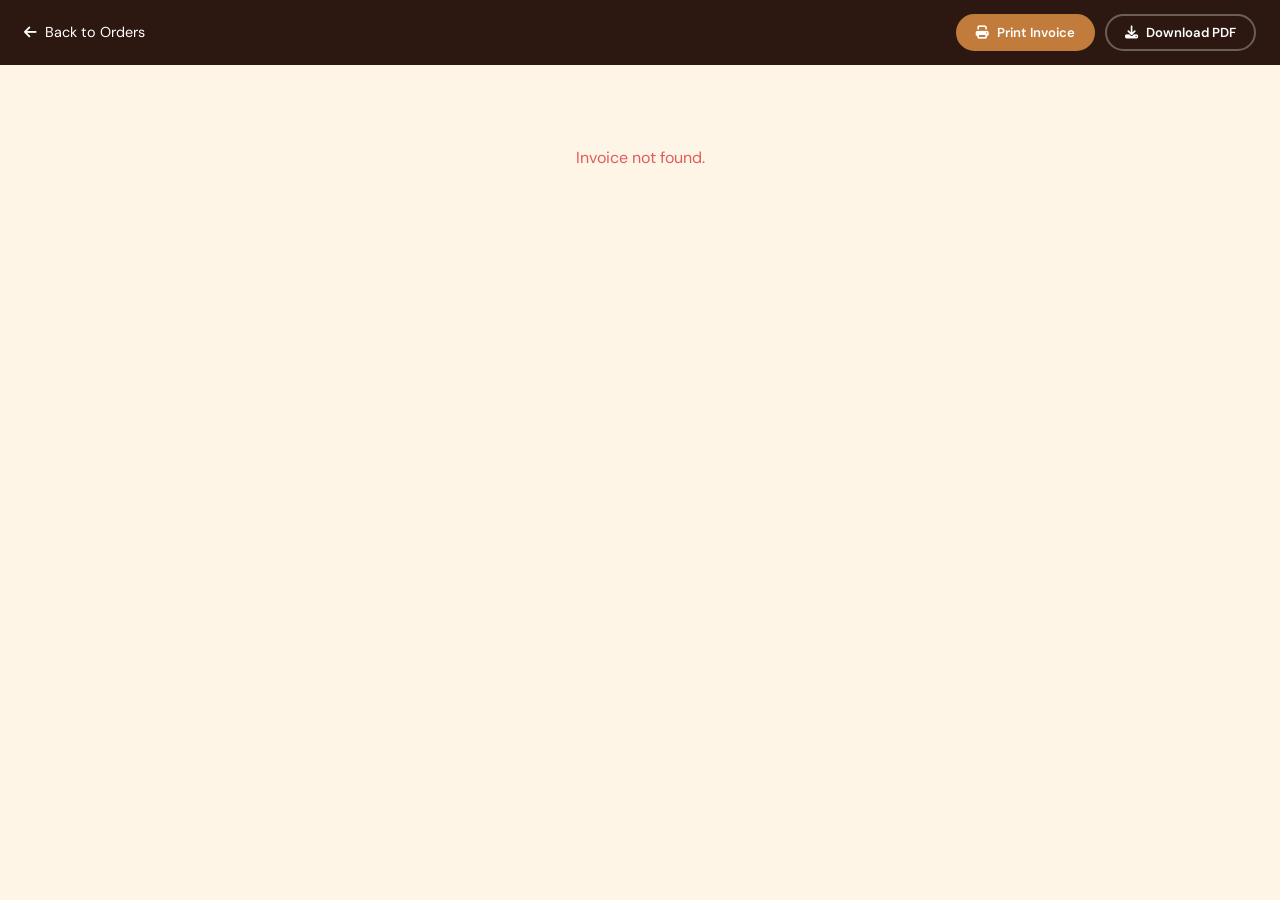
<file: invoice.html>
<!DOCTYPE html>
<html lang="en">
<head>
  <meta charset="UTF-8">
  <meta name="viewport" content="width=device-width, initial-scale=1.0">
  <title>Invoice – NatHerb</title>
  <link rel="stylesheet" href="css/style.css">
  <link rel="stylesheet" href="https://cdn.jsdelivr.net/npm/@fortawesome/fontawesome-free@6.4.0/css/all.min.css">
  <style>
    @media print {
      .no-print { display:none!important; }
      .invoice-wrapper { max-width:100%; box-shadow:none; border:none; }
      body { background:white; }
    }
    .invoice-wrapper { max-width:800px; margin:40px auto; background:white; box-shadow:var(--shadow-lg); border-radius:var(--radius-lg); overflow:hidden; }
    .invoice-header { background:linear-gradient(135deg,var(--primary-dark) 0%,#6B3A1C 100%); color:white; padding:36px 40px; display:flex; justify-content:space-between; align-items:flex-start; }
    .invoice-logo { font-family:var(--font-heading); font-size:2rem; font-weight:700; }
    .invoice-logo span { color:var(--green-light); }
    .invoice-logo p { font-size:.75rem; opacity:.8; margin-top:4px; }
    .invoice-meta { text-align:right; }
    .invoice-meta .inv-number { font-size:1.2rem; font-weight:700; margin-bottom:4px; }
    .invoice-meta p { font-size:.82rem; opacity:.8; }
    .invoice-body { padding:36px 40px; }
    .invoice-parties { display:grid; grid-template-columns:1fr 1fr; gap:30px; margin-bottom:30px; }
    .invoice-party h4 { font-size:.8rem; text-transform:uppercase; letter-spacing:1px; color:var(--text-light); margin-bottom:8px; }
    .invoice-party p { font-size:.9rem; line-height:1.7; color:var(--text-medium); }
    .invoice-party .name { font-weight:700; color:var(--text-dark); font-size:.95rem; }
    table { width:100%; border-collapse:collapse; margin-bottom:20px; }
    thead tr { background:var(--bg-cream); }
    th { padding:12px 14px; text-align:left; font-size:.8rem; text-transform:uppercase; letter-spacing:.5px; color:var(--text-light); font-weight:600; }
    td { padding:12px 14px; border-bottom:1px solid var(--border-light); font-size:.9rem; vertical-align:middle; }
    tbody tr:last-child td { border-bottom:none; }
    .total-section { margin-left:auto; max-width:280px; }
    .total-row { display:flex; justify-content:space-between; padding:6px 0; font-size:.9rem; }
    .total-row.grand { font-size:1.05rem; font-weight:700; border-top:2px solid var(--border); padding-top:10px; margin-top:4px; color:var(--primary); }
    .invoice-footer { background:var(--bg-cream); padding:20px 40px; display:flex; justify-content:space-between; align-items:center; font-size:.8rem; color:var(--text-light); border-top:1px solid var(--border-light); }
    .invoice-stamp { width:80px;height:80px;border-radius:50%;border:3px solid var(--green);display:flex;align-items:center;justify-content:center;font-size:.7rem;font-weight:700;color:var(--green);text-align:center;line-height:1.3;transform:rotate(-15deg); }
    @media(max-width:600px){.invoice-header{flex-direction:column;gap:16px}.invoice-meta{text-align:left}.invoice-parties{grid-template-columns:1fr}.invoice-body,.invoice-header{padding:24px}}
  </style>
</head>
<body style="background:var(--bg-cream)">

<!-- Print Controls -->
<div class="no-print" style="background:var(--text-dark);padding:14px 24px;display:flex;align-items:center;justify-content:space-between">
  <a href="orders.html" style="color:white;display:flex;align-items:center;gap:8px;font-size:.9rem"><i class="fas fa-arrow-left"></i> Back to Orders</a>
  <div style="display:flex;gap:10px">
    <button onclick="window.print()" class="btn btn-primary btn-sm"><i class="fas fa-print"></i> Print Invoice</button>
    <button onclick="downloadPDF()" class="btn btn-outline-dark btn-sm" style="border-color:rgba(255,255,255,.3);color:white"><i class="fas fa-download"></i> Download PDF</button>
  </div>
</div>

<!-- Loading -->
<div id="invoice-loading" style="text-align:center;padding:80px">
  <div class="loading-spinner"></div>
  <p style="color:var(--text-light);margin-top:16px">Generating invoice...</p>
</div>

<!-- Invoice -->
<div class="invoice-wrapper" id="invoice-content" style="display:none">
  <!-- Header -->
  <div class="invoice-header">
    <div>
      <div class="invoice-logo">Nat<span>Herb</span></div>
      <p style="font-size:.78rem;opacity:.8;margin-top:6px;max-width:240px">Fresh Ayurvedic Beauty & Wellness<br>Plot 12, Wellness Park, Gurugram, Haryana 122001<br>GSTIN: 06AABCN1234F1ZP | support@natherb.com</p>
    </div>
    <div class="invoice-meta">
      <div class="inv-number">TAX INVOICE</div>
      <div id="inv-number" style="font-size:1rem;font-weight:600;opacity:.9"></div>
      <p id="inv-date"></p>
      <p id="inv-payment-status" style="margin-top:8px;font-size:.85rem;background:rgba(255,255,255,.15);padding:3px 10px;border-radius:20px;display:inline-block"></p>
    </div>
  </div>

  <!-- Body -->
  <div class="invoice-body">
    <div class="invoice-parties">
      <div class="invoice-party">
        <h4>Bill To</h4>
        <p id="inv-customer-name" class="name"></p>
        <p id="inv-customer-details"></p>
      </div>
      <div class="invoice-party" style="text-align:right">
        <h4>Ship To</h4>
        <p id="inv-ship-to"></p>
      </div>
    </div>

    <!-- Items Table -->
    <table id="inv-items-table">
      <thead>
        <tr>
          <th>#</th>
          <th>Product</th>
          <th>Unit Price</th>
          <th style="text-align:center">Qty</th>
          <th>Tax (18%)</th>
          <th style="text-align:right">Total</th>
        </tr>
      </thead>
      <tbody id="inv-items-body">
        <!-- Items rendered -->
      </tbody>
    </table>

    <!-- Totals -->
    <div style="display:flex;justify-content:space-between;align-items:flex-end;flex-wrap:wrap;gap:20px">
      <div id="inv-stamp">
        <div class="invoice-stamp">PAID</div>
      </div>
      <div class="total-section">
        <div class="total-row"><span>Subtotal</span><span id="inv-subtotal">₹0</span></div>
        <div class="total-row" style="color:var(--green)"><span>Discount</span><span id="inv-discount">₹0</span></div>
        <div class="total-row"><span>Shipping</span><span id="inv-shipping">₹0</span></div>
        <div class="total-row"><span>GST (18%)</span><span id="inv-gst">₹0</span></div>
        <div class="total-row grand"><span>Total Amount</span><span id="inv-total">₹0</span></div>
      </div>
    </div>

    <!-- Notes -->
    <div style="margin-top:24px;padding:16px;background:var(--bg-cream);border-radius:var(--radius-sm);border-left:3px solid var(--primary)">
      <p style="font-size:.82rem;color:var(--text-medium)"><strong>Terms & Conditions:</strong> This is an electronically generated invoice. All disputes subject to Haryana jurisdiction. Returns accepted within 7 days of delivery. For queries, contact support@natherb.com or call 1800-XXX-XXXX.</p>
    </div>
  </div>

  <!-- Footer -->
  <div class="invoice-footer">
    <div>
      <p style="font-weight:600;color:var(--text-dark);margin-bottom:4px">Thank you for shopping with NatHerb! 🌿</p>
      <p>Fresh Ayurvedic beauty — zero chemicals, made daily.</p>
    </div>
    <div style="display:flex;gap:12px">
      <span class="payment-icon" style="background:rgba(44,24,16,.08);color:var(--text-medium)">UPI</span>
      <span class="payment-icon" style="background:rgba(44,24,16,.08);color:var(--text-medium)">Cards</span>
      <span class="payment-icon" style="background:rgba(44,24,16,.08);color:var(--text-medium)">COD</span>
    </div>
  </div>
</div>

<div style="height:40px"></div>
<div class="toast-container" id="toast-container"></div>

<script src="js/utils.js"></script>
<script>
async function loadInvoice() {
  const params = new URLSearchParams(window.location.search);
  const orderId = params.get('id');
  const orderNum = params.get('order');
  try {
    let order = null;
    if (orderId) {
      order = await fetch(`tables/orders/${orderId}`).then(r => r.json());
    } else if (orderNum) {
      const res = await apiGet('orders', { search: orderNum, limit: 5 });
      order = res.data?.find(o => o.order_number === orderNum) || res.data?.[0];
    }
    if (!order) { document.getElementById('invoice-loading').innerHTML = '<p style="color:var(--red);font-size:1rem">Invoice not found.</p>'; return; }
    document.getElementById('invoice-loading').style.display = 'none';
    document.getElementById('invoice-content').style.display = 'block';
    document.title = 'Invoice #' + order.order_number + ' – NatHerb';

    // Header
    document.getElementById('inv-number').textContent = '#' + order.order_number;
    document.getElementById('inv-date').textContent = 'Date: ' + (order.created_at ? formatDate(order.created_at) : new Date().toLocaleDateString('en-IN'));
    const pStatus = order.payment_status || 'paid';
    document.getElementById('inv-payment-status').textContent = '✓ ' + pStatus.toUpperCase();
    document.getElementById('inv-payment-status').style.color = pStatus === 'paid' ? '#7FDF7F' : '#FFB347';
    if (pStatus !== 'paid') { document.getElementById('inv-stamp').innerHTML = '<div class="invoice-stamp" style="border-color:var(--red);color:var(--red)">PENDING</div>'; }

    // Customer
    document.getElementById('inv-customer-name').textContent = order.user_name || '';
    document.getElementById('inv-customer-details').innerHTML = (order.user_email||'') + '<br>' + (order.user_phone||'');

    let addr = {};
    try { addr = typeof order.shipping_address === 'string' ? JSON.parse(order.shipping_address) : (order.shipping_address || {}); } catch {}
    document.getElementById('inv-ship-to').innerHTML = (order.user_name||'') + '<br>' + (addr.addr1||'') + (addr.addr2?', '+addr.addr2:'') + '<br>' + (addr.city||'') + (addr.state?', '+addr.state:'') + (addr.pincode?' – '+addr.pincode:'') + '<br>India';

    // Items
    let items = [];
    try { items = typeof order.items === 'string' ? JSON.parse(order.items) : (order.items || []); } catch {}
    const subtotal = order.subtotal || 0;
    const gstRate = 0.18;
    document.getElementById('inv-items-body').innerHTML = items.map((item, idx) => {
      const taxableAmt = item.price / (1 + gstRate);
      const tax = item.price - taxableAmt;
      return `
        <tr>
          <td>${idx+1}</td>
          <td>
            <div style="font-weight:600">${item.name}</div>
            <div style="font-size:.75rem;color:var(--text-light)">Natural Ayurvedic Product</div>
          </td>
          <td>${formatPrice(taxableAmt.toFixed(0))}</td>
          <td style="text-align:center">${item.qty}</td>
          <td style="color:var(--text-light)">${formatPrice((tax*item.qty).toFixed(0))}</td>
          <td style="text-align:right;font-weight:600">${formatPrice(item.price*item.qty)}</td>
        </tr>`;
    }).join('');

    // Totals
    const disc = order.discount || 0;
    const ship = order.shipping || 0;
    const total = order.total || 0;
    const gstTotal = Math.round(subtotal * gstRate / (1 + gstRate));
    document.getElementById('inv-subtotal').textContent = formatPrice(subtotal);
    document.getElementById('inv-discount').textContent = disc > 0 ? '-' + formatPrice(disc) : '₹0';
    document.getElementById('inv-shipping').textContent = ship === 0 ? 'FREE' : formatPrice(ship);
    document.getElementById('inv-gst').textContent = 'Incl. ' + formatPrice(gstTotal);
    document.getElementById('inv-total').textContent = formatPrice(total);
  } catch(e) {
    document.getElementById('invoice-loading').innerHTML = '<p style="color:var(--red);font-size:1rem;text-align:center;padding:40px">Error generating invoice. Please try again.</p>';
  }
}

function downloadPDF() {
  showToast('Preparing PDF download...','info');
  setTimeout(() => { window.print(); }, 300);
}

loadInvoice();
</script>
</body>
</html>
</file>
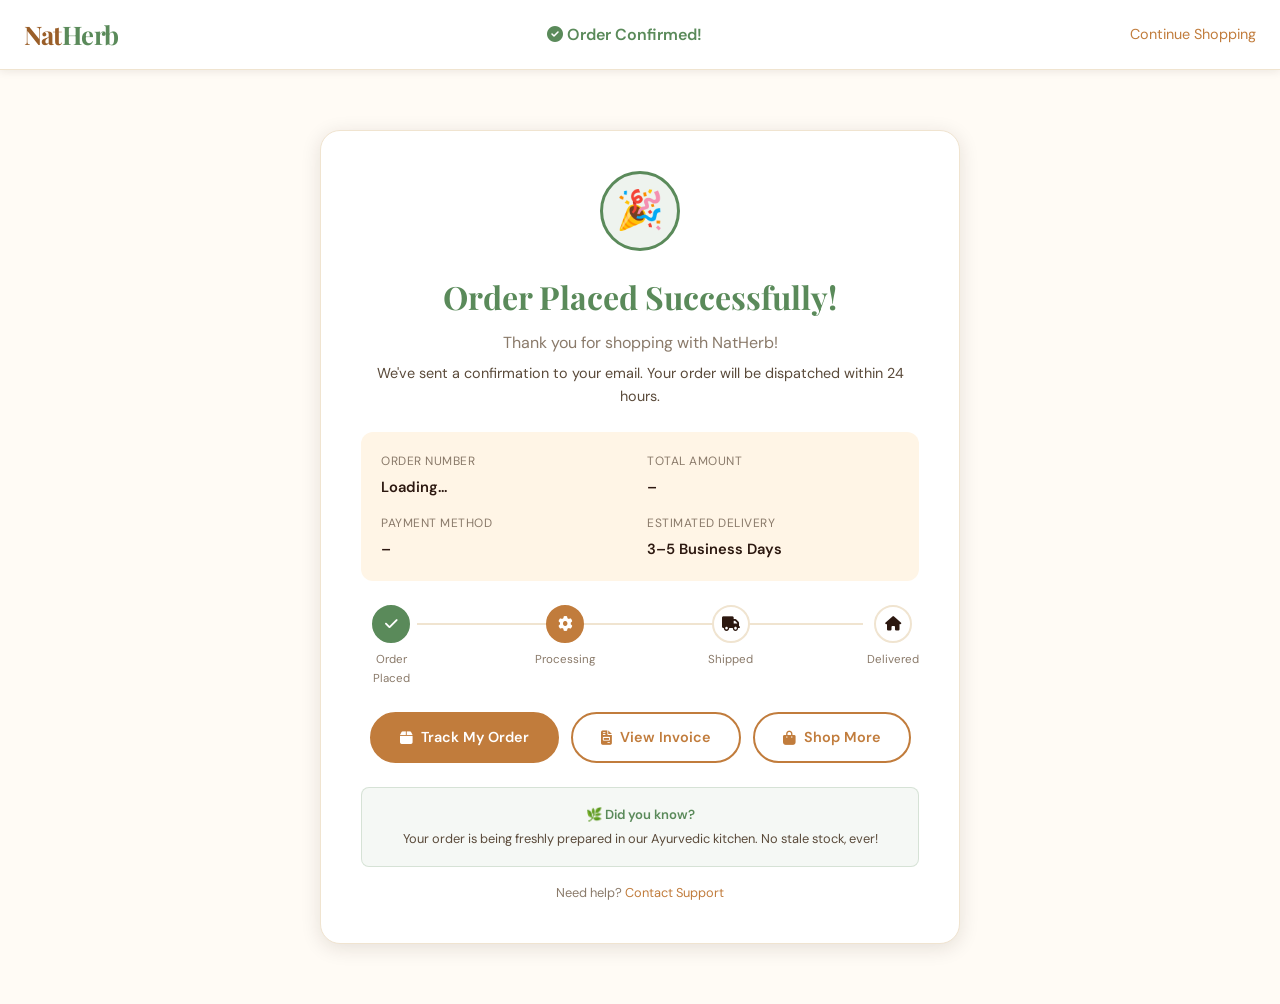
<file: order-confirmation.html>
<!DOCTYPE html>
<html lang="en">
<head>
  <meta charset="UTF-8">
  <meta name="viewport" content="width=device-width, initial-scale=1.0">
  <title>Order Confirmed – NatHerb</title>
  <link rel="stylesheet" href="css/style.css">
  <link rel="stylesheet" href="https://cdn.jsdelivr.net/npm/@fortawesome/fontawesome-free@6.4.0/css/all.min.css">
  <style>
    .confirmation-page { min-height:80vh; display:flex; align-items:center; justify-content:center; padding:60px 20px; }
    .confirmation-card { background:var(--white); border:1px solid var(--border-light); border-radius:var(--radius-lg); padding:40px; max-width:640px; width:100%; text-align:center; box-shadow:var(--shadow-md); }
    .success-icon { width:80px;height:80px;background:rgba(90,138,90,.1);border-radius:50%;display:flex;align-items:center;justify-content:center;font-size:2.4rem;margin:0 auto 20px;border:3px solid var(--green); }
    .order-details-grid { display:grid;grid-template-columns:1fr 1fr;gap:14px;text-align:left;margin:24px 0;background:var(--bg-cream);border-radius:var(--radius);padding:20px; }
    .order-detail-item label { font-size:.75rem;color:var(--text-light);text-transform:uppercase;letter-spacing:.5px;display:block;margin-bottom:3px; }
    .order-detail-item span { font-size:.92rem;font-weight:600;color:var(--text-dark); }
    .timeline-simple { display:flex;justify-content:space-between;margin:24px 0;position:relative; }
    .timeline-simple::before { content:'';position:absolute;top:18px;left:10%;right:10%;height:2px;background:var(--border-light); }
    .tl-step { display:flex;flex-direction:column;align-items:center;gap:8px;z-index:1; }
    .tl-dot { width:38px;height:38px;border-radius:50%;display:flex;align-items:center;justify-content:center;font-size:.9rem;border:2px solid var(--border-light);background:var(--white); }
    .tl-dot.done { background:var(--green);border-color:var(--green);color:white; }
    .tl-dot.active { background:var(--primary);border-color:var(--primary);color:white; }
    .tl-label { font-size:.72rem;color:var(--text-light);text-align:center;max-width:60px; }
    @media(max-width:600px){.order-details-grid{grid-template-columns:1fr}}
  </style>
</head>
<body>
<header class="site-header">
  <div class="header-inner">
    <a href="index.html" class="logo"><div><div class="logo-text">Nat<span>Herb</span></div></div></a>
    <div style="flex:1;text-align:center;color:var(--green);font-weight:600"><i class="fas fa-check-circle"></i> Order Confirmed!</div>
    <a href="shop.html" style="font-size:.9rem;color:var(--primary)">Continue Shopping</a>
  </div>
</header>

<div class="confirmation-page">
  <div class="confirmation-card">
    <div class="success-icon">🎉</div>
    <h1 style="font-family:var(--font-heading);font-size:2rem;color:var(--green);margin-bottom:8px">Order Placed Successfully!</h1>
    <p style="color:var(--text-light);margin-bottom:6px">Thank you for shopping with NatHerb!</p>
    <p style="font-size:.9rem;color:var(--text-medium)">We've sent a confirmation to your email. Your order will be dispatched within 24 hours.</p>

    <div class="order-details-grid" id="order-details">
      <div class="order-detail-item"><label>Order Number</label><span id="conf-order-num">Loading...</span></div>
      <div class="order-detail-item"><label>Total Amount</label><span id="conf-total">–</span></div>
      <div class="order-detail-item"><label>Payment Method</label><span id="conf-payment">–</span></div>
      <div class="order-detail-item"><label>Estimated Delivery</label><span id="conf-delivery">3–5 Business Days</span></div>
    </div>

    <!-- Order Timeline -->
    <div class="timeline-simple">
      <div class="tl-step">
        <div class="tl-dot done"><i class="fas fa-check"></i></div>
        <span class="tl-label">Order Placed</span>
      </div>
      <div class="tl-step">
        <div class="tl-dot active"><i class="fas fa-cog"></i></div>
        <span class="tl-label">Processing</span>
      </div>
      <div class="tl-step">
        <div class="tl-dot"><i class="fas fa-truck"></i></div>
        <span class="tl-label">Shipped</span>
      </div>
      <div class="tl-step">
        <div class="tl-dot"><i class="fas fa-home"></i></div>
        <span class="tl-label">Delivered</span>
      </div>
    </div>

    <div style="display:flex;gap:12px;justify-content:center;flex-wrap:wrap;margin-top:24px">
      <a href="orders.html" class="btn btn-primary"><i class="fas fa-box"></i> Track My Order</a>
      <a id="invoice-btn" href="#" class="btn btn-outline-dark"><i class="fas fa-file-invoice"></i> View Invoice</a>
      <a href="shop.html" class="btn btn-outline-dark"><i class="fas fa-shopping-bag"></i> Shop More</a>
    </div>

    <div style="margin-top:24px;padding:16px;background:rgba(90,138,90,.06);border-radius:var(--radius-sm);border:1px solid rgba(90,138,90,.2)">
      <p style="font-size:.82rem;color:var(--green);font-weight:600">🌿 Did you know?</p>
      <p style="font-size:.8rem;color:var(--text-medium);margin-top:4px">Your order is being freshly prepared in our Ayurvedic kitchen. No stale stock, ever!</p>
    </div>

    <div style="margin-top:16px;font-size:.8rem;color:var(--text-light)">
      Need help? <a href="support.html" style="color:var(--primary)">Contact Support</a>
    </div>
  </div>
</div>

<div class="toast-container" id="toast-container"></div>
<script src="js/utils.js"></script>
<script>
async function loadOrderDetails() {
  const params = new URLSearchParams(window.location.search);
  const orderNumber = params.get('order');
  const orderId = params.get('id');
  if (orderNumber) {
    document.getElementById('conf-order-num').textContent = '#' + orderNumber;
    document.getElementById('invoice-btn').href = 'invoice.html?order=' + orderNumber + (orderId ? '&id=' + orderId : '');
  }
  if (orderId) {
    try {
      const order = await fetch(`tables/orders/${orderId}`).then(r => r.json());
      if (order) {
        document.getElementById('conf-total').textContent = formatPrice(order.total);
        document.getElementById('conf-payment').textContent = order.payment_method?.toUpperCase() || '–';
        document.getElementById('conf-delivery').textContent = order.estimated_delivery || '3–5 Business Days';
      }
    } catch {}
  }
}
loadOrderDetails();
</script>
</body>
</html>
</file>
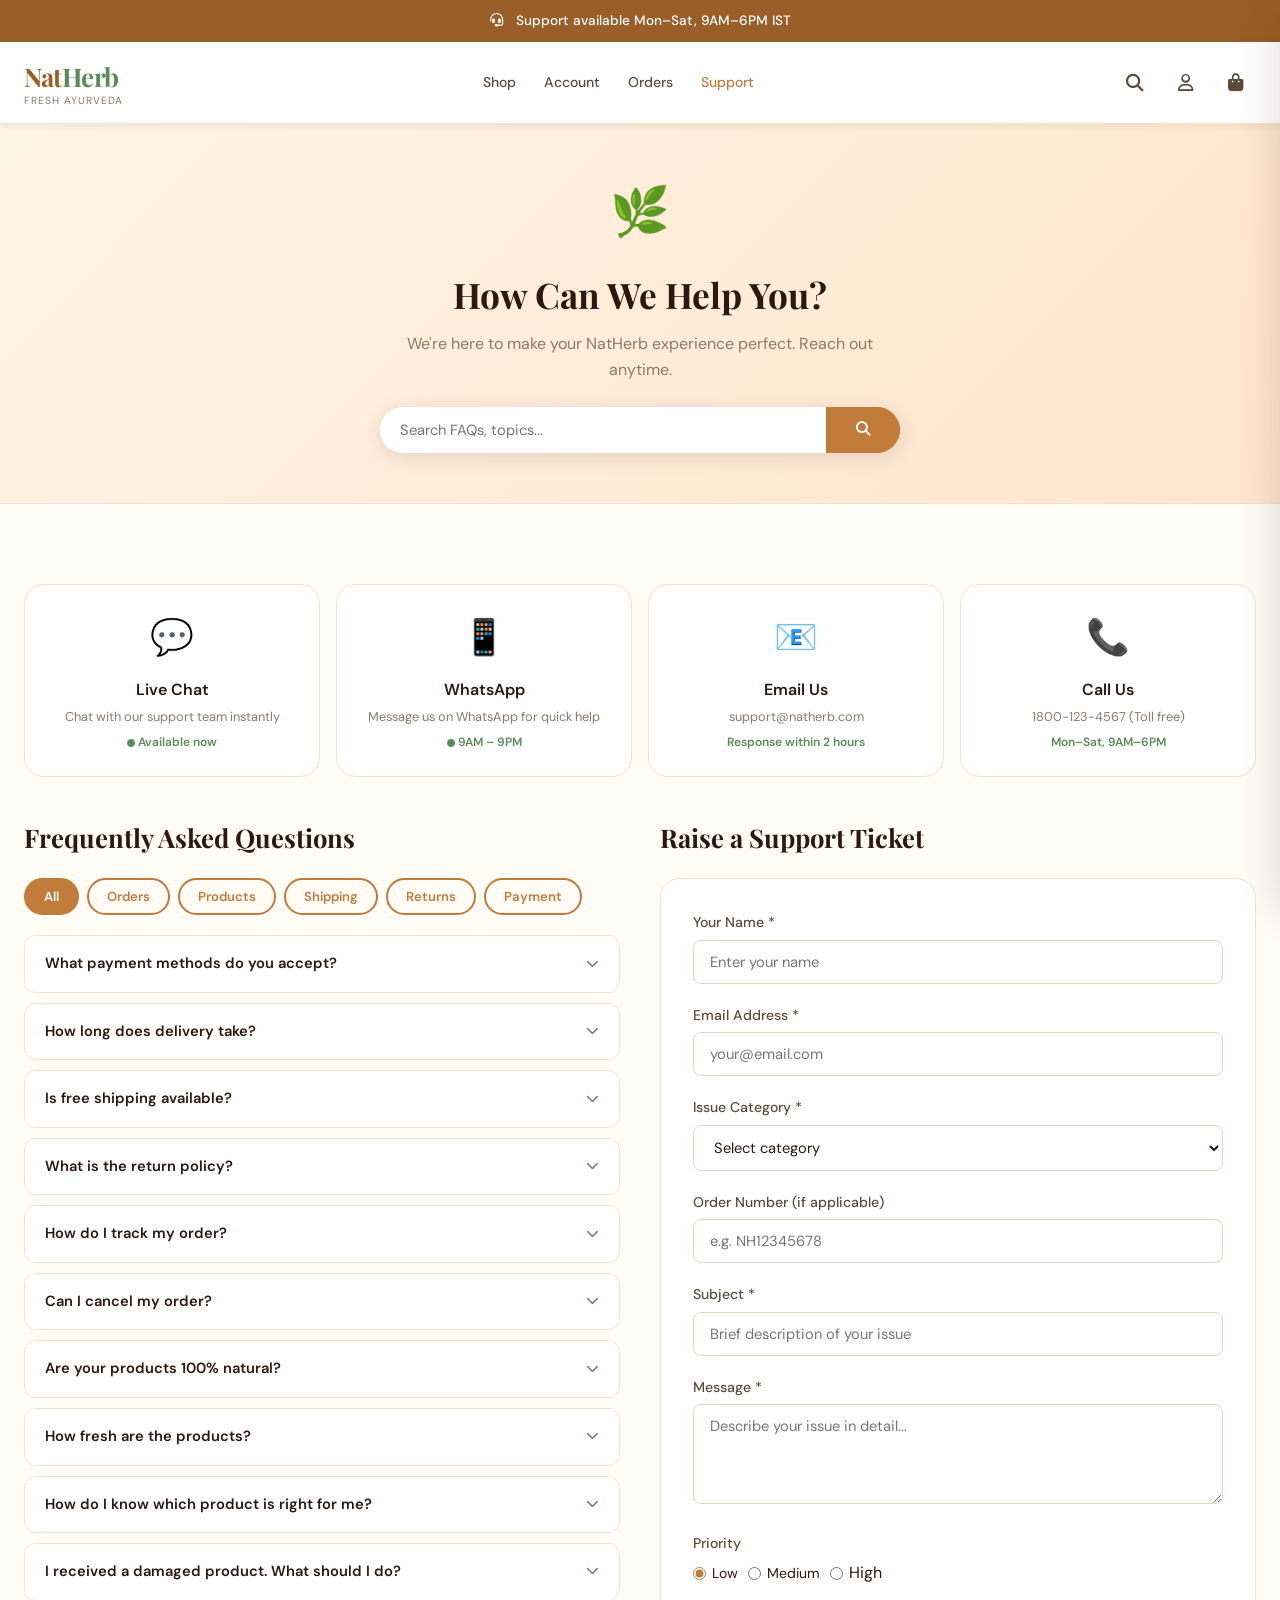
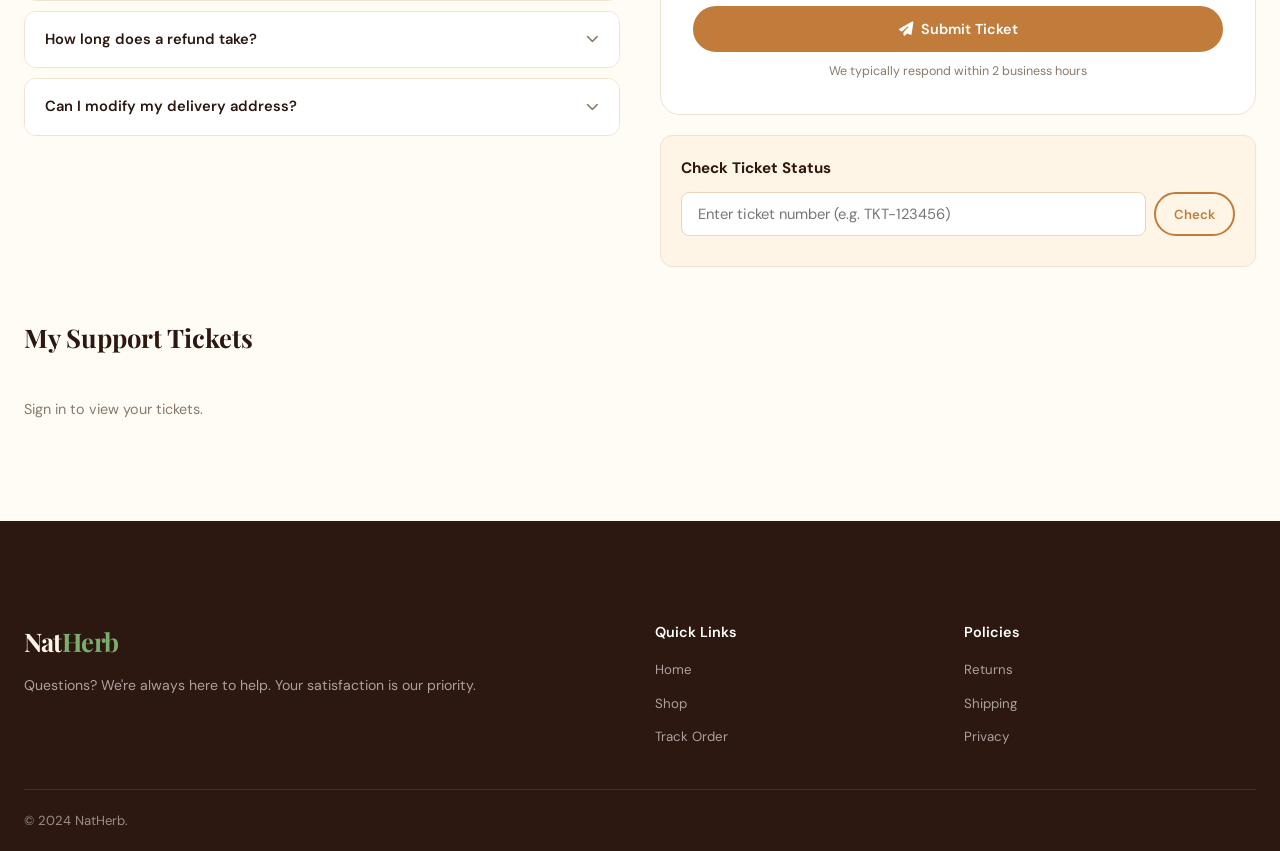
<file: support.html>
<!DOCTYPE html>
<html lang="en">
<head>
  <meta charset="UTF-8">
  <meta name="viewport" content="width=device-width, initial-scale=1.0">
  <title>Customer Support – NatHerb</title>
  <link rel="stylesheet" href="css/style.css">
  <link rel="stylesheet" href="https://cdn.jsdelivr.net/npm/@fortawesome/fontawesome-free@6.4.0/css/all.min.css">
  <style>
    .support-hero { background:linear-gradient(135deg,var(--bg-cream) 0%,#FFE4CC 100%); padding:50px 0; text-align:center; border-bottom:1px solid var(--border-light); }
    .support-channels { display:grid; grid-template-columns:repeat(4,1fr); gap:16px; margin:40px 0; }
    .support-channel {
      background:var(--white); border:1px solid var(--border-light); border-radius:var(--radius-lg);
      padding:24px 20px; text-align:center; cursor:pointer; transition:var(--transition);
    }
    .support-channel:hover { box-shadow:var(--shadow-md); transform:translateY(-3px); border-color:var(--primary-light); }
    .support-channel .icon { font-size:2.2rem; margin-bottom:12px; display:block; }
    .support-channel h3 { font-size:1rem; font-weight:600; margin-bottom:4px; }
    .support-channel p { font-size:.8rem; color:var(--text-light); }
    .support-channel .availability { font-size:.75rem; color:var(--green); font-weight:600; margin-top:6px; }
    /* FAQ */
    .faq-item { border:1px solid var(--border-light); border-radius:var(--radius); overflow:hidden; margin-bottom:10px; }
    .faq-question { padding:16px 20px; font-weight:600; font-size:.92rem; cursor:pointer; display:flex; align-items:center; justify-content:space-between; background:var(--white); transition:var(--transition); }
    .faq-question:hover { background:var(--bg-cream); }
    .faq-answer { padding:0 20px; max-height:0; overflow:hidden; transition:max-height .3s ease, padding .3s; font-size:.88rem; color:var(--text-medium); line-height:1.7; background:var(--bg-light); }
    .faq-answer.open { max-height:300px; padding:14px 20px; }
    /* Ticket form */
    .ticket-form-card { background:var(--white); border:1px solid var(--border-light); border-radius:var(--radius-lg); padding:32px; }
    /* Chat window */
    .chat-window { display:none; position:fixed; bottom:24px; right:24px; width:360px; height:520px; background:var(--white); border-radius:var(--radius-lg); box-shadow:var(--shadow-lg); border:1px solid var(--border); z-index:9999; flex-direction:column; overflow:hidden; }
    .chat-window.open { display:flex; }
    .chat-header { background:var(--green); color:white; padding:16px 20px; display:flex; align-items:center; gap:12px; flex-shrink:0; }
    .chat-header .agent { width:38px;height:38px;border-radius:50%;background:rgba(255,255,255,.2);display:flex;align-items:center;justify-content:center;font-size:1.1rem; }
    .chat-messages { flex:1; overflow-y:auto; padding:16px; display:flex; flex-direction:column; gap:12px; background:var(--bg-cream); }
    .chat-msg { max-width:80%; }
    .chat-msg.agent { align-self:flex-start; }
    .chat-msg.user { align-self:flex-end; }
    .chat-bubble { padding:10px 14px; border-radius:16px; font-size:.87rem; line-height:1.5; }
    .chat-msg.agent .chat-bubble { background:var(--white); color:var(--text-dark); border-bottom-left-radius:4px; box-shadow:var(--shadow-sm); }
    .chat-msg.user .chat-bubble { background:var(--green); color:white; border-bottom-right-radius:4px; }
    .chat-time { font-size:.68rem; color:var(--text-light); margin-top:3px; }
    .chat-msg.user .chat-time { text-align:right; }
    .chat-input-area { padding:12px 16px; border-top:1px solid var(--border-light); display:flex; gap:10px; align-items:center; flex-shrink:0; background:var(--white); }
    .chat-input-area input { flex:1; border:1.5px solid var(--border); border-radius:var(--radius-full); padding:8px 14px; font-size:.88rem; outline:none; }
    .chat-input-area input:focus { border-color:var(--green); }
    .chat-send-btn { width:38px;height:38px;background:var(--green);color:white;border-radius:50%;display:flex;align-items:center;justify-content:center;cursor:pointer;border:none;font-size:1rem; }
    .quick-replies { display:flex; gap:8px; flex-wrap:wrap; padding:8px 16px; background:var(--bg-cream); }
    .quick-reply { background:var(--white); border:1px solid var(--border); border-radius:var(--radius-full); padding:5px 14px; font-size:.78rem; cursor:pointer; transition:var(--transition); }
    .quick-reply:hover { border-color:var(--green); color:var(--green); }
    @media(max-width:900px) { .support-channels{grid-template-columns:1fr 1fr} .chat-window{width:calc(100vw - 48px)} }
    @media(max-width:600px) { .support-channels{grid-template-columns:1fr 1fr} .chat-window{width:calc(100vw - 32px);right:16px;bottom:16px} }
  </style>
</head>
<body>

<div class="announcement-bar">
  <i class="fas fa-headset"></i> Support available Mon–Sat, 9AM–6PM IST
</div>

<header class="site-header">
  <div class="header-inner">
    <a href="index.html" class="logo"><div><div class="logo-text">Nat<span>Herb</span></div><div class="logo-tagline">Fresh Ayurveda</div></div></a>
    <nav class="main-nav">
      <ul class="nav-list">
        <li><a href="shop.html" class="nav-link">Shop</a></li>
        <li><a href="account.html" class="nav-link">Account</a></li>
        <li><a href="orders.html" class="nav-link">Orders</a></li>
        <li><a href="support.html" class="nav-link active">Support</a></li>
      </ul>
    </nav>
    <div class="header-actions">
      <button class="header-action-btn" id="search-btn"><i class="fas fa-search"></i></button>
      <a href="account.html" class="header-action-btn"><i class="far fa-user"></i></a>
      <button class="header-action-btn" id="cart-btn"><i class="fas fa-shopping-bag"></i><span class="cart-count">0</span></button>
    </div>
  </div>
</header>

<div class="search-overlay" id="search-overlay"><div class="search-box"><div class="search-input-wrap"><i class="fas fa-search" style="color:var(--text-light)"></i><input type="text" id="search-input" placeholder="Search..."><button id="search-close-btn" style="color:var(--text-light)">✕</button></div><div id="search-results"></div></div></div>
<div class="cart-overlay" id="cart-overlay"></div>
<aside class="cart-sidebar" id="cart-sidebar">
  <div class="cart-header"><h2><i class="fas fa-shopping-bag" style="color:var(--primary);margin-right:8px"></i>Cart</h2><button class="cart-close-btn" id="cart-close-btn"><i class="fas fa-times"></i></button></div>
  <div class="cart-items" id="cart-items-list"></div>
  <div class="cart-empty" id="cart-empty" style="display:none"><i class="fas fa-shopping-bag"></i><p>Cart is empty</p></div>
  <div class="cart-footer"><div id="coupon-applied-badge" class="coupon-applied" style="display:none"><span class="coupon-text"></span><span class="coupon-remove" id="remove-coupon-btn">✕</span></div><div class="cart-coupon"><input type="text" id="coupon-input" placeholder="Coupon" style="text-transform:uppercase"><button class="btn btn-outline-dark btn-sm" id="apply-coupon-btn">Apply</button></div><div class="cart-summary-row total"><span>Total</span><span class="cart-total">₹0</span></div><a href="checkout.html" class="btn btn-primary btn-block" style="margin-top:14px" onclick="closeCart()"><i class="fas fa-lock"></i> Checkout</a></div>
</aside>

<!-- HERO -->
<div class="support-hero">
  <div class="container">
    <div style="font-size:3rem;margin-bottom:16px">🌿</div>
    <h1 style="font-family:var(--font-heading);font-size:2.2rem;margin-bottom:8px">How Can We Help You?</h1>
    <p style="color:var(--text-light);font-size:1rem;max-width:500px;margin:0 auto 24px">We're here to make your NatHerb experience perfect. Reach out anytime.</p>
    <div style="max-width:520px;margin:0 auto;display:flex;gap:0;border-radius:var(--radius-full);overflow:hidden;box-shadow:var(--shadow-md)">
      <input type="text" id="support-search" placeholder="Search FAQs, topics..." class="form-control" style="border-radius:0;border:none;padding:13px 20px" oninput="filterFAQs(this.value)">
      <button class="btn btn-primary" style="border-radius:0"><i class="fas fa-search"></i></button>
    </div>
  </div>
</div>

<div class="container" style="padding-top:40px;padding-bottom:80px">

  <!-- CONTACT CHANNELS -->
  <div class="support-channels">
    <div class="support-channel" onclick="openChat()">
      <span class="icon">💬</span>
      <h3>Live Chat</h3>
      <p>Chat with our support team instantly</p>
      <div class="availability"><i class="fas fa-circle" style="font-size:.5rem"></i> Available now</div>
    </div>
    <div class="support-channel" onclick="window.open('https://wa.me/919999999999?text=Hi, I need help with my NatHerb order')">
      <span class="icon">📱</span>
      <h3>WhatsApp</h3>
      <p>Message us on WhatsApp for quick help</p>
      <div class="availability"><i class="fas fa-circle" style="font-size:.5rem"></i> 9AM – 9PM</div>
    </div>
    <div class="support-channel" onclick="window.location='mailto:support@natherb.com'">
      <span class="icon">📧</span>
      <h3>Email Us</h3>
      <p>support@natherb.com</p>
      <div class="availability">Response within 2 hours</div>
    </div>
    <div class="support-channel" onclick="window.location='tel:18001234567'">
      <span class="icon">📞</span>
      <h3>Call Us</h3>
      <p>1800-123-4567 (Toll free)</p>
      <div class="availability">Mon–Sat, 9AM–6PM</div>
    </div>
  </div>

  <div style="display:grid;grid-template-columns:1fr 1fr;gap:40px">
    <!-- FAQ SECTION -->
    <div>
      <h2 style="font-family:var(--font-heading);font-size:1.6rem;margin-bottom:20px">Frequently Asked Questions</h2>
      <div style="display:flex;gap:8px;flex-wrap:wrap;margin-bottom:20px" id="faq-categories">
        <button class="btn btn-primary btn-sm" onclick="filterByCategory('all',this)">All</button>
        <button class="btn btn-outline-dark btn-sm" onclick="filterByCategory('orders',this)">Orders</button>
        <button class="btn btn-outline-dark btn-sm" onclick="filterByCategory('products',this)">Products</button>
        <button class="btn btn-outline-dark btn-sm" onclick="filterByCategory('shipping',this)">Shipping</button>
        <button class="btn btn-outline-dark btn-sm" onclick="filterByCategory('returns',this)">Returns</button>
        <button class="btn btn-outline-dark btn-sm" onclick="filterByCategory('payment',this)">Payment</button>
      </div>
      <div id="faq-container">
        <!-- FAQs rendered by JS -->
      </div>
    </div>

    <!-- TICKET FORM -->
    <div>
      <h2 style="font-family:var(--font-heading);font-size:1.6rem;margin-bottom:20px">Raise a Support Ticket</h2>
      <div class="ticket-form-card">
        <div class="form-group">
          <label class="form-label">Your Name *</label>
          <input type="text" class="form-control" id="ticket-name" placeholder="Enter your name">
        </div>
        <div class="form-group">
          <label class="form-label">Email Address *</label>
          <input type="email" class="form-control" id="ticket-email" placeholder="your@email.com">
        </div>
        <div class="form-group">
          <label class="form-label">Issue Category *</label>
          <select class="form-control" id="ticket-category">
            <option value="">Select category</option>
            <option value="order">Order Related</option>
            <option value="product">Product Query</option>
            <option value="payment">Payment Issue</option>
            <option value="shipping">Shipping & Delivery</option>
            <option value="return">Return & Refund</option>
            <option value="other">Other</option>
          </select>
        </div>
        <div class="form-group">
          <label class="form-label">Order Number (if applicable)</label>
          <input type="text" class="form-control" id="ticket-order" placeholder="e.g. NH12345678">
        </div>
        <div class="form-group">
          <label class="form-label">Subject *</label>
          <input type="text" class="form-control" id="ticket-subject" placeholder="Brief description of your issue">
        </div>
        <div class="form-group">
          <label class="form-label">Message *</label>
          <textarea class="form-control" id="ticket-message" placeholder="Describe your issue in detail..."></textarea>
        </div>
        <div class="form-group">
          <label class="form-label">Priority</label>
          <div style="display:flex;gap:10px">
            <label style="display:flex;align-items:center;gap:6px;cursor:pointer;font-size:.88rem">
              <input type="radio" name="priority" value="low" checked style="accent-color:var(--primary)"> Low
            </label>
            <label style="display:flex;align-items:center;gap:6px;cursor:pointer;font-size:.88rem">
              <input type="radio" name="priority" value="medium" style="accent-color:var(--primary)"> Medium
            </label>
            <label style="display:flex;align-items:center;gap:6px;cursor:pointer;font-size:.88sm">
              <input type="radio" name="priority" value="high" style="accent-color:var(--primary)"> High
            </label>
          </div>
        </div>
        <button class="btn btn-primary btn-block" onclick="submitTicket()">
          <i class="fas fa-paper-plane"></i> Submit Ticket
        </button>
        <p style="text-align:center;font-size:.78rem;color:var(--text-light);margin-top:10px">We typically respond within 2 business hours</p>
      </div>

      <!-- Ticket Status Check -->
      <div style="margin-top:20px;background:var(--bg-cream);border-radius:var(--radius);padding:20px;border:1px solid var(--border-light)">
        <h4 style="margin-bottom:12px;font-size:.95rem">Check Ticket Status</h4>
        <div style="display:flex;gap:8px">
          <input type="text" class="form-control" id="ticket-check-input" placeholder="Enter ticket number (e.g. TKT-123456)">
          <button class="btn btn-outline-dark btn-sm" onclick="checkTicketStatus()">Check</button>
        </div>
        <div id="ticket-status-result" style="margin-top:10px;font-size:.85rem"></div>
      </div>
    </div>
  </div>

  <!-- MY TICKETS -->
  <div style="margin-top:50px">
    <h2 style="font-family:var(--font-heading);font-size:1.6rem;margin-bottom:20px">My Support Tickets</h2>
    <div id="my-tickets-list">
      <p style="color:var(--text-light);font-size:.9rem;padding:20px 0">Sign in to view your tickets.</p>
    </div>
  </div>
</div>

<!-- LIVE CHAT WINDOW -->
<div class="chat-window" id="chat-window">
  <div class="chat-header">
    <div class="agent">🌿</div>
    <div>
      <div style="font-weight:600;font-size:.95rem">NatHerb Support</div>
      <div style="font-size:.75rem;opacity:.85"><span style="display:inline-block;width:7px;height:7px;background:#7FDF7F;border-radius:50%;margin-right:4px"></span>Online – Avg. reply: 2 min</div>
    </div>
    <button onclick="closeChat()" style="margin-left:auto;background:rgba(255,255,255,.2);border:none;color:white;width:30px;height:30px;border-radius:50%;cursor:pointer;font-size:1rem">✕</button>
  </div>
  <div class="chat-messages" id="chat-messages">
    <!-- Messages rendered here -->
  </div>
  <div class="quick-replies" id="quick-replies">
    <div class="quick-reply" onclick="sendQuickReply('Track my order')">📦 Track Order</div>
    <div class="quick-reply" onclick="sendQuickReply('I have a return/refund query')">↩ Returns</div>
    <div class="quick-reply" onclick="sendQuickReply('I have a product question')">❓ Product Help</div>
    <div class="quick-reply" onclick="sendQuickReply('Payment issue')">💳 Payment</div>
  </div>
  <div class="chat-input-area">
    <input type="text" id="chat-input" placeholder="Type your message..." onkeydown="if(event.key==='Enter')sendChatMessage()">
    <button class="chat-send-btn" onclick="sendChatMessage()"><i class="fas fa-paper-plane"></i></button>
  </div>
</div>

<footer class="site-footer">
  <div class="container">
    <div style="display:grid;grid-template-columns:1fr 1fr;gap:30px;padding:40px 0;border-bottom:1px solid rgba(255,255,255,.1)">
      <div>
        <div class="logo-text" style="color:var(--bg-cream);font-size:1.6rem;margin-bottom:12px">Nat<span style="color:var(--green-light)">Herb</span></div>
        <p style="font-size:.88rem;opacity:.7;line-height:1.7">Questions? We're always here to help. Your satisfaction is our priority.</p>
      </div>
      <div style="display:grid;grid-template-columns:1fr 1fr;gap:16px">
        <div><h4 style="font-size:.9rem;font-weight:600;color:white;margin-bottom:12px">Quick Links</h4><ul style="display:flex;flex-direction:column;gap:8px"><li><a href="index.html" style="font-size:.83rem;opacity:.7">Home</a></li><li><a href="shop.html" style="font-size:.83rem;opacity:.7">Shop</a></li><li><a href="orders.html" style="font-size:.83rem;opacity:.7">Track Order</a></li></ul></div>
        <div><h4 style="font-size:.9rem;font-weight:600;color:white;margin-bottom:12px">Policies</h4><ul style="display:flex;flex-direction:column;gap:8px"><li><a href="returns.html" style="font-size:.83rem;opacity:.7">Returns</a></li><li><a href="shipping.html" style="font-size:.83rem;opacity:.7">Shipping</a></li><li><a href="privacy.html" style="font-size:.83rem;opacity:.7">Privacy</a></li></ul></div>
      </div>
    </div>
    <div class="footer-bottom" style="padding:20px 0"><span>© 2024 NatHerb.</span></div>
  </div>
</footer>

<div class="toast-container" id="toast-container"></div>

<script src="js/utils.js"></script>
<script>
// ── FAQ DATA ──
const FAQS = [
  { q:'What payment methods do you accept?', a:'We accept UPI (GooglePay, PhonePe, Paytm), Credit/Debit Cards (Visa, Mastercard, Amex), Net Banking, and Cash on Delivery. All payments are secured with 256-bit SSL encryption.', cat:'payment' },
  { q:'How long does delivery take?', a:'Standard delivery takes 3-5 business days across India. Express delivery (1-2 days) is available for select pin codes. We ship from our kitchen in Gurugram, Haryana.', cat:'shipping' },
  { q:'Is free shipping available?', a:'Yes! We offer FREE shipping on all orders above ₹599. Orders below ₹599 are charged ₹99 for standard shipping. COD orders have an additional ₹40 charge.', cat:'shipping' },
  { q:'What is the return policy?', a:'We accept returns within 7 days of delivery for unopened, unused products in original packaging. For products with quality issues, we also offer replacements or full refunds.', cat:'returns' },
  { q:'How do I track my order?', a:'You can track your order on our Order Tracking page. Enter your order number (e.g., NH12345678) or email address. You\'ll also receive SMS and email updates.', cat:'orders' },
  { q:'Can I cancel my order?', a:'Orders can be cancelled within 24 hours of placing them, as long as they haven\'t been dispatched. Go to My Orders and click "Cancel Order". Refunds are processed in 5-7 business days.', cat:'orders' },
  { q:'Are your products 100% natural?', a:'Absolutely! All NatHerb products are made with 100% natural, Ayurvedic ingredients. Zero chemicals, parabens, SLS, silicones, or artificial fragrances. Everything is cruelty-free and vegan.', cat:'products' },
  { q:'How fresh are the products?', a:'Our products are made fresh every day in our Ayurvedic kitchen. Each batch is prepared in small quantities to ensure maximum potency. Products have a shelf life of 3-6 months without preservatives.', cat:'products' },
  { q:'How do I know which product is right for me?', a:'Take our free Skin & Hair Quiz to get personalized product recommendations. You can also reach out to our Ayurvedic experts via chat, WhatsApp, or email for personalized advice.', cat:'products' },
  { q:'I received a damaged product. What should I do?', a:'We\'re sorry to hear that! Please raise a support ticket or contact us within 48 hours with photos of the damaged product. We\'ll send a replacement or full refund immediately.', cat:'orders' },
  { q:'How long does a refund take?', a:'Refunds are processed within 5-7 business days after we receive the returned product. For payment failures, the amount is auto-reversed within 3-5 days.', cat:'payment' },
  { q:'Can I modify my delivery address?', a:'Yes, address can be changed within 2 hours of order placement by contacting our support team. Once the order is dispatched, the address cannot be changed.', cat:'shipping' },
];

let activeFaqCat = 'all';

function renderFAQs(faqs) {
  document.getElementById('faq-container').innerHTML = faqs.map((f, i) => `
    <div class="faq-item" data-cat="${f.cat}">
      <div class="faq-question" onclick="toggleFAQ(this, ${i})">
        ${f.q}
        <i class="fas fa-chevron-down" style="font-size:.8rem;transition:transform .3s;color:var(--text-light)"></i>
      </div>
      <div class="faq-answer" id="faq-${i}">${f.a}</div>
    </div>`).join('');
}

function toggleFAQ(el, idx) {
  const ans = document.getElementById('faq-'+idx);
  const icon = el.querySelector('i');
  ans.classList.toggle('open');
  icon.style.transform = ans.classList.contains('open') ? 'rotate(180deg)' : '';
}

function filterByCategory(cat, btn) {
  activeFaqCat = cat;
  document.querySelectorAll('#faq-categories button').forEach(b => {
    b.className = 'btn btn-outline-dark btn-sm';
  });
  btn.className = 'btn btn-primary btn-sm';
  const filtered = cat === 'all' ? FAQS : FAQS.filter(f => f.cat === cat);
  renderFAQs(filtered);
}

function filterFAQs(query) {
  const q = query.toLowerCase();
  const filtered = FAQS.filter(f => f.q.toLowerCase().includes(q) || f.a.toLowerCase().includes(q));
  renderFAQs(filtered);
}

// ── TICKET SUBMISSION ──
async function submitTicket() {
  const name = document.getElementById('ticket-name').value.trim();
  const email = document.getElementById('ticket-email').value.trim();
  const category = document.getElementById('ticket-category').value;
  const subject = document.getElementById('ticket-subject').value.trim();
  const message = document.getElementById('ticket-message').value.trim();
  if (!name||!email||!category||!subject||!message) {
    showToast('Please fill all required fields','error'); return;
  }
  const priority = document.querySelector('input[name="priority"]:checked')?.value || 'medium';
  const ticketNumber = 'TKT-' + Date.now().toString().slice(-6);
  try {
    await apiPost('support_tickets', {
      ticket_number: ticketNumber,
      user_name: name,
      user_email: email,
      category,
      subject,
      message,
      order_id: document.getElementById('ticket-order').value.trim(),
      status: 'open',
      priority
    });
    showToast(`Ticket ${ticketNumber} created! We'll respond within 2 hours. 🌿`, 'success', 5000);
    document.getElementById('ticket-name').value = '';
    document.getElementById('ticket-email').value = '';
    document.getElementById('ticket-category').value = '';
    document.getElementById('ticket-subject').value = '';
    document.getElementById('ticket-message').value = '';
  } catch { showToast('Error creating ticket. Please try again.','error'); }
}

async function checkTicketStatus() {
  const input = document.getElementById('ticket-check-input').value.trim();
  if (!input) return;
  const el = document.getElementById('ticket-status-result');
  el.innerHTML = '<i class="fas fa-spinner fa-spin"></i> Checking...';
  try {
    const res = await apiGet('support_tickets', { search: input, limit: 5 });
    const ticket = res.data?.find(t => t.ticket_number === input) || res.data?.[0];
    if (!ticket) { el.innerHTML = '<span style="color:var(--red)">Ticket not found. Please check the number.</span>'; return; }
    const statusColors = { open:'var(--primary)', in_progress:'var(--gold)', resolved:'var(--green)', closed:'var(--text-light)' };
    el.innerHTML = `<div style="background:var(--white);border:1px solid var(--border-light);border-radius:var(--radius-sm);padding:12px">
      <div style="font-weight:600">${ticket.ticket_number}</div>
      <div style="color:var(--text-light);font-size:.8rem">${ticket.subject}</div>
      <div style="margin-top:6px"><span style="color:${statusColors[ticket.status]||'var(--primary)'};font-weight:600;font-size:.85rem">● ${(ticket.status||'open').toUpperCase()}</span></div>
      ${ticket.response ? `<div style="margin-top:8px;padding:8px;background:rgba(90,138,90,.05);border-radius:6px;font-size:.82rem;color:var(--text-medium)"><strong>Response:</strong> ${ticket.response}</div>` : ''}
    </div>`;
  } catch { el.innerHTML = '<span style="color:var(--red)">Error checking ticket status.</span>'; }
}

// ── CHAT ──
let chatMessages = [];
const BOT_RESPONSES = {
  default: ['Our team will get back to you shortly! You can also check our FAQs for instant answers.', 'I\'ll connect you with our support specialist right away!', 'Thank you for reaching out! Our team is reviewing your message.'],
  track: ['Please share your order number (e.g., NH12345678) and we\'ll get you the latest status!', 'You can also track directly at <a href="orders.html" style="color:var(--green)">orders.html</a>.'],
  return: ['Returns are easy! Initiate a return request within 7 days of delivery. Would you like me to start the process?'],
  payment: ['Payment issues are our top priority. Can you share your order number and what went wrong?'],
  product: ['Our Ayurvedic experts would love to help! What would you like to know about our products?'],
};

function openChat() {
  document.getElementById('chat-window').classList.add('open');
  if (!chatMessages.length) {
    addChatMessage('agent', '👋 Hi there! Welcome to NatHerb Support. I\'m here to help you with orders, products, returns, and anything else. How can I help?');
  }
}

function closeChat() { document.getElementById('chat-window').classList.remove('open'); }

function addChatMessage(type, text) {
  const container = document.getElementById('chat-messages');
  const now = new Date().toLocaleTimeString('en-IN', { hour:'2-digit', minute:'2-digit' });
  const msg = document.createElement('div');
  msg.className = 'chat-msg ' + type;
  msg.innerHTML = `<div class="chat-bubble">${text}</div><div class="chat-time">${now}</div>`;
  container.appendChild(msg);
  container.scrollTop = container.scrollHeight;
  chatMessages.push({ type, text, time: now });
}

function sendChatMessage() {
  const input = document.getElementById('chat-input');
  const msg = input.value.trim();
  if (!msg) return;
  addChatMessage('user', msg);
  input.value = '';
  document.getElementById('quick-replies').style.display = 'none';
  setTimeout(() => botReply(msg), 1000);
}

function sendQuickReply(msg) {
  addChatMessage('user', msg);
  document.getElementById('quick-replies').style.display = 'none';
  setTimeout(() => botReply(msg), 800);
}

function botReply(userMsg) {
  const msg = userMsg.toLowerCase();
  let responses = BOT_RESPONSES.default;
  if (msg.includes('track') || msg.includes('order') || msg.includes('status')) responses = BOT_RESPONSES.track;
  else if (msg.includes('return') || msg.includes('refund')) responses = BOT_RESPONSES.return;
  else if (msg.includes('payment') || msg.includes('pay')) responses = BOT_RESPONSES.payment;
  else if (msg.includes('product') || msg.includes('ingredient') || msg.includes('natural')) responses = BOT_RESPONSES.product;
  const reply = responses[Math.floor(Math.random() * responses.length)];
  addChatMessage('agent', reply);
}

// Init
renderFAQs(FAQS);

// Load user tickets
const user = Auth.getUser();
if (user) {
  apiGet('support_tickets', { search: user.email, limit: 10 }).then(res => {
    const tickets = res.data || [];
    if (tickets.length) {
      const colors = { open:'var(--primary)', in_progress:'var(--gold)', resolved:'var(--green)', closed:'var(--text-light)' };
      document.getElementById('my-tickets-list').innerHTML = tickets.map(t => `
        <div style="background:var(--white);border:1px solid var(--border-light);border-radius:var(--radius);padding:16px;margin-bottom:10px;display:flex;align-items:flex-start;justify-content:space-between;gap:12px">
          <div>
            <div style="font-weight:600;font-size:.9rem">${t.ticket_number}</div>
            <div style="font-size:.85rem;color:var(--text-medium);margin:3px 0">${t.subject}</div>
            <div style="font-size:.75rem;color:var(--text-light)">${t.created_at ? formatDate(t.created_at) : 'Recent'}</div>
          </div>
          <span style="background:rgba(0,0,0,.05);padding:3px 10px;border-radius:20px;font-size:.75rem;font-weight:600;color:${colors[t.status]||'var(--primary)'};white-space:nowrap">${(t.status||'open').toUpperCase()}</span>
        </div>`).join('');
    }
  }).catch(() => {});
}

// Pre-fill form if URL has type param
const urlParams = new URLSearchParams(window.location.search);
const supportType = urlParams.get('type');
if (supportType) {
  const catMap = { order:'order', product:'product', payment:'payment', shipping:'shipping', return:'return' };
  const catEl = document.getElementById('ticket-category');
  if (catEl && catMap[supportType]) catEl.value = catMap[supportType];
}
</script>
</body>
</html>
</file>
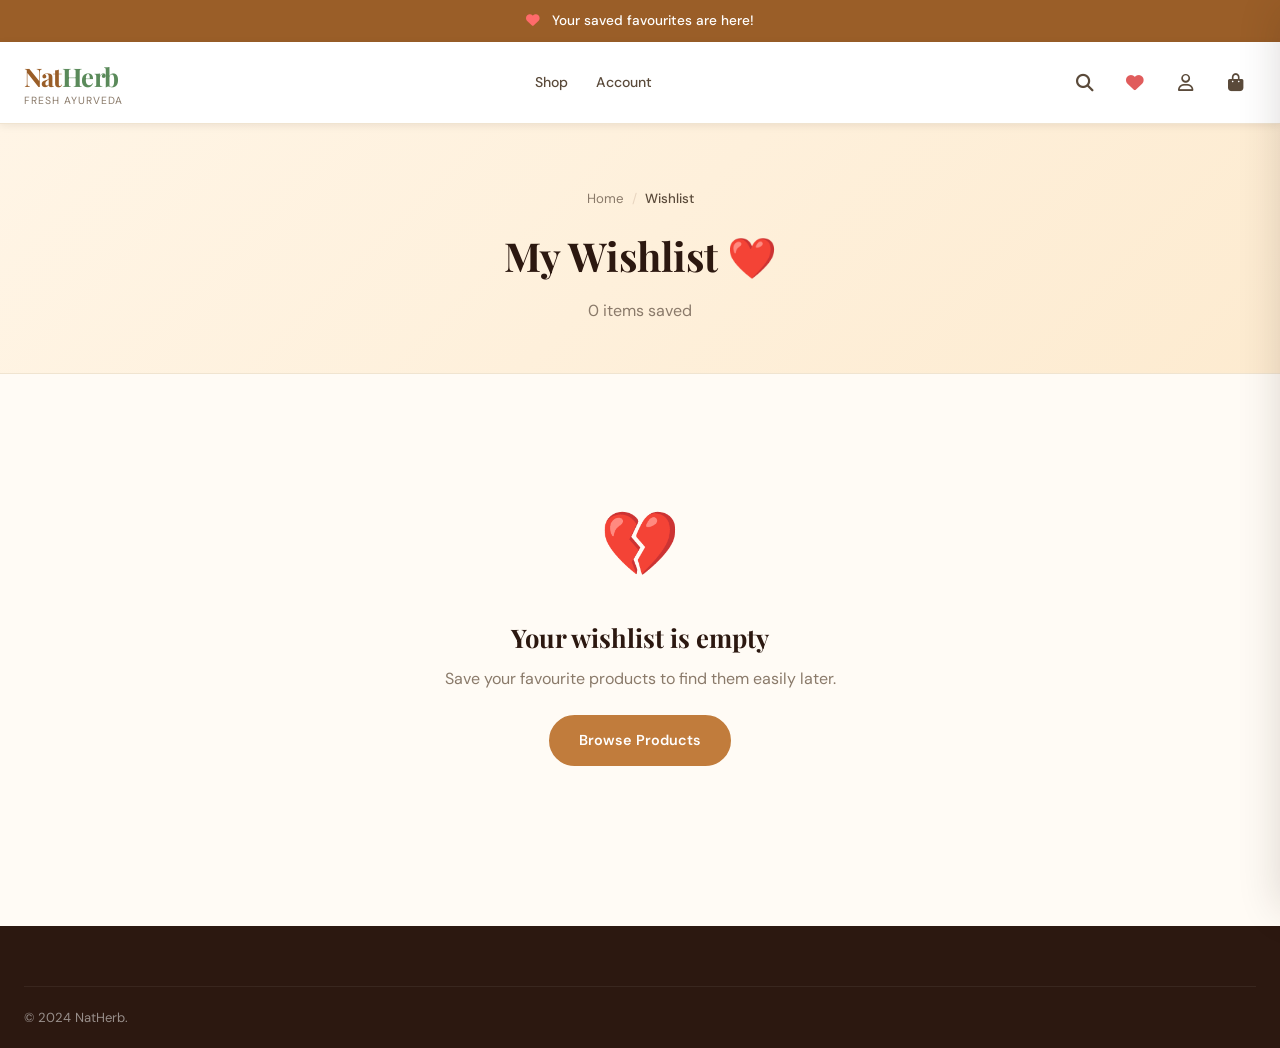
<file: wishlist.html>
<!DOCTYPE html>
<html lang="en">
<head>
  <meta charset="UTF-8">
  <meta name="viewport" content="width=device-width, initial-scale=1.0">
  <title>My Wishlist – NatHerb</title>
  <link rel="stylesheet" href="css/style.css">
  <link rel="stylesheet" href="https://cdn.jsdelivr.net/npm/@fortawesome/fontawesome-free@6.4.0/css/all.min.css">
</head>
<body>
<div class="announcement-bar"><i class="fas fa-heart" style="color:#ff6b6b"></i> <span>Your saved favourites are here!</span></div>
<header class="site-header">
  <div class="header-inner">
    <a href="index.html" class="logo"><div><div class="logo-text">Nat<span>Herb</span></div><div class="logo-tagline">Fresh Ayurveda</div></div></a>
    <nav class="main-nav"><ul class="nav-list"><li><a href="shop.html" class="nav-link">Shop</a></li><li><a href="account.html" class="nav-link">Account</a></li></ul></nav>
    <div class="header-actions">
      <button class="header-action-btn" id="search-btn"><i class="fas fa-search"></i></button>
      <a href="wishlist.html" class="header-action-btn" style="color:var(--red)"><i class="fas fa-heart"></i></a>
      <a href="account.html" class="header-action-btn"><i class="far fa-user"></i></a>
      <button class="header-action-btn" id="cart-btn"><i class="fas fa-shopping-bag"></i><span class="cart-count">0</span></button>
    </div>
  </div>
</header>
<div class="search-overlay" id="search-overlay"><div class="search-box"><div class="search-input-wrap"><i class="fas fa-search" style="color:var(--text-light)"></i><input type="text" id="search-input" placeholder="Search products..."><button id="search-close-btn" style="color:var(--text-light)">✕</button></div><div id="search-results"></div></div></div>
<div class="cart-overlay" id="cart-overlay"></div>
<aside class="cart-sidebar" id="cart-sidebar">
  <div class="cart-header"><h2><i class="fas fa-shopping-bag" style="color:var(--primary);margin-right:8px"></i>Cart</h2><button class="cart-close-btn" id="cart-close-btn"><i class="fas fa-times"></i></button></div>
  <div class="cart-items" id="cart-items-list"></div>
  <div class="cart-empty" id="cart-empty" style="display:none"><i class="fas fa-shopping-bag"></i><p>Cart is empty</p></div>
  <div class="cart-footer"><div id="coupon-applied-badge" class="coupon-applied" style="display:none"><span class="coupon-text"></span><span class="coupon-remove" id="remove-coupon-btn">✕</span></div><div class="cart-coupon"><input type="text" id="coupon-input" placeholder="Coupon" style="text-transform:uppercase"><button class="btn btn-outline-dark btn-sm" id="apply-coupon-btn">Apply</button></div><div class="cart-summary-row total"><span>Total</span><span class="cart-total">₹0</span></div><a href="checkout.html" class="btn btn-primary btn-block" style="margin-top:14px" onclick="closeCart()"><i class="fas fa-lock"></i> Checkout</a></div>
</aside>

<div class="page-banner">
  <div class="breadcrumb" style="justify-content:center"><a href="index.html">Home</a><span class="sep">/</span><span class="current">Wishlist</span></div>
  <h1>My Wishlist ❤️</h1>
  <p id="wish-count-header">0 items saved</p>
</div>

<div class="container" style="padding:40px 0 80px">
  <div id="wishlist-empty" style="text-align:center;padding:80px 20px;display:none">
    <div style="font-size:4rem;margin-bottom:20px">💔</div>
    <h2 style="font-family:var(--font-heading);font-size:1.6rem;margin-bottom:8px">Your wishlist is empty</h2>
    <p style="color:var(--text-light);margin-bottom:24px">Save your favourite products to find them easily later.</p>
    <a href="shop.html" class="btn btn-primary">Browse Products</a>
  </div>
  <div id="wishlist-grid" class="products-grid"></div>
  <div id="wishlist-actions" style="display:none;margin-top:28px;display:flex;gap:12px;justify-content:center;flex-wrap:wrap">
    <button class="btn btn-primary" onclick="addAllToCart()"><i class="fas fa-shopping-bag"></i> Add All to Cart</button>
    <button class="btn btn-outline-dark" onclick="clearWishlist()"><i class="fas fa-trash"></i> Clear Wishlist</button>
  </div>
</div>

<footer class="site-footer"><div class="container"><div class="footer-bottom" style="border-top:1px solid rgba(255,255,255,.1);padding:20px 0"><span>© 2024 NatHerb.</span></div></div></footer>
<div class="toast-container" id="toast-container"></div>
<script src="js/utils.js"></script>
<script>
function renderWishlist() {
  const items = Wishlist.get();
  document.getElementById('wish-count-header').textContent = items.length + ' item' + (items.length !== 1 ? 's' : '') + ' saved';
  if (!items.length) {
    document.getElementById('wishlist-empty').style.display = 'block';
    document.getElementById('wishlist-grid').innerHTML = '';
    document.getElementById('wishlist-actions').style.display = 'none';
    return;
  }
  document.getElementById('wishlist-empty').style.display = 'none';
  document.getElementById('wishlist-actions').style.display = 'flex';
  document.getElementById('wishlist-grid').innerHTML = items.map(p => renderProductCard({...p, featured:true})).join('');
  updateWishlistUI();
}
function addAllToCart() {
  const items = Wishlist.get();
  items.forEach(p => Cart.add(p, 1));
  openCart();
  showToast(items.length + ' items added to cart!', 'success');
}
function clearWishlist() {
  if (!confirm('Clear all wishlist items?')) return;
  storage.remove('nh_wishlist');
  updateWishlistUI();
  renderWishlist();
  showToast('Wishlist cleared');
}
renderWishlist();
</script>
</body>
</html>
</file>
<file: css/style.css>
/* =========================================
   NATHABIT-INSPIRED ECOMMERCE - MAIN STYLES
   ========================================= */

/* Google Fonts */
@import url('https://fonts.googleapis.com/css2?family=Playfair+Display:wght@400;600;700&family=DM+Sans:wght@300;400;500;600&display=swap');

/* CSS Variables */
:root {
  --primary: #C17C3C;
  --primary-light: #D4956A;
  --primary-dark: #9A5E28;
  --accent: #E8936A;
  --green: #5A8A5A;
  --green-light: #7BAD6F;
  --bg: #FFFBF5;
  --bg-cream: #FFF5E6;
  --bg-light: #FDF9F3;
  --text-dark: #2C1810;
  --text-medium: #5A4A3A;
  --text-light: #8A7A6A;
  --border: #E8D5C0;
  --border-light: #F0E4D0;
  --white: #FFFFFF;
  --red: #E05C5C;
  --gold: #D4AF37;
  --shadow-sm: 0 2px 8px rgba(44, 24, 16, 0.08);
  --shadow-md: 0 4px 20px rgba(44, 24, 16, 0.12);
  --shadow-lg: 0 8px 40px rgba(44, 24, 16, 0.16);
  --radius: 12px;
  --radius-sm: 8px;
  --radius-lg: 20px;
  --radius-full: 50px;
  --font-heading: 'Playfair Display', serif;
  --font-body: 'DM Sans', sans-serif;
  --transition: all 0.25s ease;
}

/* Reset & Base */
*, *::before, *::after { box-sizing: border-box; margin: 0; padding: 0; }
html { scroll-behavior: smooth; font-size: 16px; }
body {
  font-family: var(--font-body);
  background: var(--bg);
  color: var(--text-dark);
  line-height: 1.6;
  overflow-x: hidden;
}
a { text-decoration: none; color: inherit; transition: var(--transition); }
img { max-width: 100%; display: block; }
button { cursor: pointer; font-family: var(--font-body); border: none; background: none; }
input, textarea, select { font-family: var(--font-body); }
ul { list-style: none; }

/* ==================== ANNOUNCEMENT BAR ==================== */
.announcement-bar {
  background: var(--primary-dark);
  color: var(--white);
  text-align: center;
  padding: 10px 20px;
  font-size: 0.85rem;
  font-weight: 500;
  display: flex;
  align-items: center;
  justify-content: center;
  gap: 12px;
  position: relative;
  z-index: 100;
}
.announcement-bar .coupon-code {
  background: rgba(255,255,255,0.2);
  padding: 2px 10px;
  border-radius: 4px;
  font-weight: 700;
  letter-spacing: 1px;
  cursor: pointer;
  transition: var(--transition);
  border: 1px dashed rgba(255,255,255,0.5);
}
.announcement-bar .coupon-code:hover { background: rgba(255,255,255,0.3); }
.announcement-marquee { display: flex; gap: 60px; }

/* ==================== HEADER / NAV ==================== */
.site-header {
  background: var(--white);
  position: sticky;
  top: 0;
  z-index: 999;
  box-shadow: var(--shadow-sm);
  border-bottom: 1px solid var(--border-light);
}
.header-inner {
  max-width: 1400px;
  margin: 0 auto;
  padding: 14px 24px;
  display: flex;
  align-items: center;
  gap: 24px;
}
.logo {
  flex-shrink: 0;
  display: flex;
  align-items: center;
  gap: 10px;
}
.logo-text {
  font-family: var(--font-heading);
  font-size: 1.6rem;
  font-weight: 700;
  color: var(--primary-dark);
  letter-spacing: -0.5px;
}
.logo-text span { color: var(--green); }
.logo-tagline { font-size: 0.65rem; color: var(--text-light); letter-spacing: 1px; text-transform: uppercase; margin-top: -4px; }

/* Main Navigation */
.main-nav { flex: 1; display: flex; justify-content: center; }
.nav-list { display: flex; align-items: center; gap: 4px; }
.nav-item { position: relative; }
.nav-link {
  padding: 8px 12px;
  font-size: 0.88rem;
  font-weight: 500;
  color: var(--text-medium);
  border-radius: var(--radius-sm);
  transition: var(--transition);
  white-space: nowrap;
  display: flex;
  align-items: center;
  gap: 4px;
}
.nav-link:hover { color: var(--primary); background: var(--bg-cream); }
.nav-link.active { color: var(--primary); }

/* Dropdown Menu */
.nav-dropdown {
  position: absolute;
  top: calc(100% + 8px);
  left: 50%;
  transform: translateX(-50%);
  background: var(--white);
  border: 1px solid var(--border);
  border-radius: var(--radius);
  box-shadow: var(--shadow-lg);
  min-width: 200px;
  padding: 8px;
  opacity: 0;
  visibility: hidden;
  transition: var(--transition);
  z-index: 1000;
}
.nav-item:hover .nav-dropdown { opacity: 1; visibility: visible; }
.nav-dropdown a {
  display: block;
  padding: 8px 14px;
  border-radius: var(--radius-sm);
  font-size: 0.875rem;
  color: var(--text-medium);
}
.nav-dropdown a:hover { background: var(--bg-cream); color: var(--primary); }

/* Header Actions */
.header-actions { display: flex; align-items: center; gap: 8px; flex-shrink: 0; }
.header-action-btn {
  width: 42px;
  height: 42px;
  border-radius: 50%;
  display: flex;
  align-items: center;
  justify-content: center;
  background: transparent;
  color: var(--text-medium);
  font-size: 1.1rem;
  transition: var(--transition);
  position: relative;
  border: 1px solid transparent;
}
.header-action-btn:hover { background: var(--bg-cream); color: var(--primary); border-color: var(--border-light); }
.cart-count, .wishlist-count {
  position: absolute;
  top: -2px;
  right: -2px;
  background: var(--red);
  color: var(--white);
  width: 18px;
  height: 18px;
  border-radius: 50%;
  font-size: 0.65rem;
  font-weight: 700;
  display: flex;
  align-items: center;
  justify-content: center;
  display: none;
}
.cart-count.show, .wishlist-count.show { display: flex; }

/* Search Bar */
.search-overlay {
  position: fixed;
  top: 0; left: 0; right: 0; bottom: 0;
  background: rgba(0,0,0,0.5);
  z-index: 9999;
  display: none;
  align-items: flex-start;
  justify-content: center;
  padding-top: 80px;
}
.search-overlay.open { display: flex; }
.search-box {
  background: var(--white);
  border-radius: var(--radius-lg);
  padding: 20px 24px;
  width: 90%;
  max-width: 640px;
  box-shadow: var(--shadow-lg);
}
.search-input-wrap {
  display: flex;
  align-items: center;
  border: 2px solid var(--border);
  border-radius: var(--radius-full);
  padding: 10px 20px;
  gap: 12px;
}
.search-input-wrap input {
  flex: 1;
  border: none;
  outline: none;
  font-size: 1rem;
  background: transparent;
  color: var(--text-dark);
}
.search-results { margin-top: 16px; }

/* Category Scroll Nav */
.category-nav {
  background: var(--white);
  border-bottom: 1px solid var(--border-light);
  padding: 12px 0;
  overflow-x: auto;
  scrollbar-width: none;
}
.category-nav::-webkit-scrollbar { display: none; }
.category-nav-inner {
  display: flex;
  align-items: center;
  gap: 8px;
  padding: 0 24px;
  max-width: 1400px;
  margin: 0 auto;
  width: max-content;
}
.category-chip {
  display: flex;
  flex-direction: column;
  align-items: center;
  gap: 6px;
  cursor: pointer;
  transition: var(--transition);
  min-width: 72px;
}
.category-chip-img {
  width: 60px;
  height: 60px;
  border-radius: 50%;
  overflow: hidden;
  border: 2px solid var(--border-light);
  transition: var(--transition);
}
.category-chip:hover .category-chip-img, .category-chip.active .category-chip-img {
  border-color: var(--primary);
}
.category-chip-img img { width: 100%; height: 100%; object-fit: cover; }
.category-chip-label {
  font-size: 0.72rem;
  font-weight: 500;
  color: var(--text-medium);
  text-align: center;
  white-space: nowrap;
}
.category-chip.active .category-chip-label { color: var(--primary); font-weight: 600; }

/* ==================== HERO BANNER ==================== */
.hero-section { position: relative; overflow: hidden; }
.hero-slider { position: relative; }
.hero-slide {
  display: none;
  width: 100%;
  border-radius: 0;
  overflow: hidden;
  position: relative;
}
.hero-slide.active { display: block; }
.hero-slide img { width: 100%; height: 500px; object-fit: cover; }
.hero-overlay {
  position: absolute;
  inset: 0;
  background: linear-gradient(90deg, rgba(44,24,16,0.65) 0%, rgba(44,24,16,0.2) 60%, transparent 100%);
  display: flex;
  align-items: center;
  padding: 60px 80px;
}
.hero-content { max-width: 520px; color: var(--white); }
.hero-badge {
  display: inline-block;
  background: rgba(255,255,255,0.15);
  border: 1px solid rgba(255,255,255,0.3);
  color: var(--white);
  font-size: 0.75rem;
  font-weight: 600;
  padding: 4px 14px;
  border-radius: var(--radius-full);
  letter-spacing: 1.5px;
  text-transform: uppercase;
  margin-bottom: 16px;
}
.hero-title {
  font-family: var(--font-heading);
  font-size: 3rem;
  line-height: 1.2;
  margin-bottom: 12px;
  font-weight: 700;
}
.hero-subtitle { font-size: 1rem; opacity: 0.9; margin-bottom: 28px; line-height: 1.6; }
.hero-cta { display: flex; gap: 12px; flex-wrap: wrap; }

/* Slider Controls */
.slider-dots {
  position: absolute;
  bottom: 20px;
  left: 50%;
  transform: translateX(-50%);
  display: flex;
  gap: 8px;
}
.slider-dot {
  width: 8px; height: 8px;
  border-radius: 50%;
  background: rgba(255,255,255,0.5);
  cursor: pointer;
  transition: var(--transition);
}
.slider-dot.active { background: var(--white); width: 24px; border-radius: 4px; }
.slider-arrow {
  position: absolute;
  top: 50%;
  transform: translateY(-50%);
  background: rgba(255,255,255,0.9);
  border: none;
  width: 44px; height: 44px;
  border-radius: 50%;
  display: flex;
  align-items: center;
  justify-content: center;
  font-size: 1.1rem;
  color: var(--text-dark);
  cursor: pointer;
  transition: var(--transition);
  z-index: 10;
}
.slider-arrow:hover { background: var(--white); box-shadow: var(--shadow-md); }
.slider-arrow.prev { left: 20px; }
.slider-arrow.next { right: 20px; }

/* ==================== BUTTONS ==================== */
.btn {
  display: inline-flex;
  align-items: center;
  justify-content: center;
  gap: 8px;
  padding: 12px 28px;
  border-radius: var(--radius-full);
  font-weight: 600;
  font-size: 0.9rem;
  transition: var(--transition);
  cursor: pointer;
  border: 2px solid transparent;
  white-space: nowrap;
}
.btn-primary {
  background: var(--primary);
  color: var(--white);
  border-color: var(--primary);
}
.btn-primary:hover { background: var(--primary-dark); border-color: var(--primary-dark); transform: translateY(-1px); box-shadow: var(--shadow-md); }
.btn-outline {
  background: transparent;
  color: var(--white);
  border-color: var(--white);
}
.btn-outline:hover { background: var(--white); color: var(--primary); }
.btn-outline-dark {
  background: transparent;
  color: var(--primary);
  border-color: var(--primary);
}
.btn-outline-dark:hover { background: var(--primary); color: var(--white); }
.btn-green { background: var(--green); color: var(--white); border-color: var(--green); }
.btn-green:hover { background: #4A7A4A; border-color: #4A7A4A; }
.btn-sm { padding: 8px 18px; font-size: 0.82rem; }
.btn-lg { padding: 16px 36px; font-size: 1rem; }
.btn-block { width: 100%; }
.btn:disabled { opacity: 0.6; cursor: not-allowed; transform: none; }

/* ==================== SECTION STYLES ==================== */
.section { padding: 60px 0; }
.section-sm { padding: 40px 0; }
.container { max-width: 1400px; margin: 0 auto; padding: 0 24px; }
.section-header { text-align: center; margin-bottom: 40px; }
.section-tag {
  display: inline-block;
  font-size: 0.75rem;
  font-weight: 600;
  text-transform: uppercase;
  letter-spacing: 2px;
  color: var(--primary);
  margin-bottom: 8px;
}
.section-title {
  font-family: var(--font-heading);
  font-size: 2.2rem;
  font-weight: 700;
  color: var(--text-dark);
  margin-bottom: 10px;
}
.section-subtitle { font-size: 1rem; color: var(--text-light); max-width: 540px; margin: 0 auto; }

/* ==================== PRODUCT CARDS ==================== */
.products-grid {
  display: grid;
  grid-template-columns: repeat(auto-fill, minmax(220px, 1fr));
  gap: 20px;
}
.products-row {
  display: flex;
  gap: 20px;
  overflow-x: auto;
  padding-bottom: 8px;
  scrollbar-width: none;
}
.products-row::-webkit-scrollbar { display: none; }
.products-row .product-card { min-width: 220px; }

.product-card {
  background: var(--white);
  border-radius: var(--radius);
  overflow: hidden;
  border: 1px solid var(--border-light);
  transition: var(--transition);
  position: relative;
  flex-shrink: 0;
}
.product-card:hover { box-shadow: var(--shadow-md); transform: translateY(-4px); border-color: var(--border); }
.product-img-wrap {
  position: relative;
  padding-top: 100%;
  overflow: hidden;
  background: var(--bg-cream);
}
.product-img-wrap img {
  position: absolute;
  inset: 0;
  width: 100%;
  height: 100%;
  object-fit: cover;
  transition: transform 0.4s ease;
}
.product-card:hover .product-img-wrap img { transform: scale(1.05); }
.product-badge {
  position: absolute;
  top: 10px;
  left: 10px;
  background: var(--primary);
  color: var(--white);
  font-size: 0.65rem;
  font-weight: 700;
  padding: 3px 8px;
  border-radius: 4px;
  letter-spacing: 0.5px;
  text-transform: uppercase;
  z-index: 2;
}
.product-badge.new { background: var(--green); }
.product-badge.award { background: var(--gold); color: var(--text-dark); }
.product-badge.featured { background: var(--accent); }
.product-wishlist-btn {
  position: absolute;
  top: 10px;
  right: 10px;
  width: 34px;
  height: 34px;
  background: var(--white);
  border-radius: 50%;
  display: flex;
  align-items: center;
  justify-content: center;
  font-size: 0.9rem;
  color: var(--text-light);
  cursor: pointer;
  box-shadow: var(--shadow-sm);
  border: 1px solid var(--border-light);
  transition: var(--transition);
  z-index: 2;
}
.product-wishlist-btn:hover, .product-wishlist-btn.active { color: var(--red); border-color: var(--red); }
.product-add-btn {
  position: absolute;
  bottom: 10px;
  right: 10px;
  width: 36px;
  height: 36px;
  background: var(--primary);
  color: var(--white);
  border-radius: 50%;
  display: flex;
  align-items: center;
  justify-content: center;
  font-size: 1.2rem;
  cursor: pointer;
  transition: var(--transition);
  box-shadow: var(--shadow-sm);
  z-index: 2;
  opacity: 0;
}
.product-card:hover .product-add-btn { opacity: 1; }
.product-add-btn:hover { background: var(--primary-dark); transform: scale(1.1); }

.product-info { padding: 14px; }
.product-name {
  font-size: 0.9rem;
  font-weight: 600;
  color: var(--text-dark);
  margin-bottom: 4px;
  line-height: 1.4;
  display: -webkit-box;
  -webkit-line-clamp: 2;
  -webkit-box-orient: vertical;
  overflow: hidden;
}
.product-short-desc { font-size: 0.78rem; color: var(--text-light); margin-bottom: 8px; display: -webkit-box; -webkit-line-clamp: 1; -webkit-box-orient: vertical; overflow: hidden; }
.product-rating { display: flex; align-items: center; gap: 5px; margin-bottom: 8px; }
.stars { color: var(--gold); font-size: 0.78rem; letter-spacing: 1px; }
.rating-count { font-size: 0.75rem; color: var(--text-light); }
.product-price { display: flex; align-items: center; gap: 8px; }
.price-current { font-size: 1rem; font-weight: 700; color: var(--text-dark); }
.price-original { font-size: 0.85rem; color: var(--text-light); text-decoration: line-through; }
.price-discount { font-size: 0.75rem; font-weight: 600; color: var(--green); }

/* ==================== FEATURE STRIPS ==================== */
.features-strip {
  background: var(--bg-cream);
  padding: 28px 0;
  border-top: 1px solid var(--border-light);
  border-bottom: 1px solid var(--border-light);
}
.features-grid {
  display: grid;
  grid-template-columns: repeat(4, 1fr);
  gap: 20px;
}
.feature-item {
  display: flex;
  align-items: center;
  gap: 14px;
  padding: 0 20px;
  border-right: 1px solid var(--border);
}
.feature-item:last-child { border-right: none; }
.feature-icon { font-size: 2rem; flex-shrink: 0; }
.feature-text h4 { font-size: 0.9rem; font-weight: 600; margin-bottom: 2px; }
.feature-text p { font-size: 0.78rem; color: var(--text-light); }

/* ==================== VALUE GRID ==================== */
.value-grid { display: grid; grid-template-columns: repeat(5, 1fr); gap: 12px; }
.value-card {
  background: var(--bg-cream);
  border-radius: var(--radius);
  overflow: hidden;
  aspect-ratio: 1;
  position: relative;
}
.value-card img { width: 100%; height: 100%; object-fit: cover; }
.value-card-label {
  position: absolute;
  inset: 0;
  background: linear-gradient(to top, rgba(0,0,0,0.5), transparent);
  display: flex;
  align-items: flex-end;
  padding: 14px;
  color: var(--white);
  font-size: 0.85rem;
  font-weight: 600;
}

/* ==================== CART SIDEBAR ==================== */
.cart-sidebar {
  position: fixed;
  top: 0;
  right: -480px;
  width: 480px;
  max-width: 95vw;
  height: 100vh;
  background: var(--white);
  box-shadow: var(--shadow-lg);
  z-index: 9998;
  transition: right 0.35s cubic-bezier(0.4,0,0.2,1);
  display: flex;
  flex-direction: column;
}
.cart-sidebar.open { right: 0; }
.cart-overlay {
  position: fixed;
  inset: 0;
  background: rgba(0,0,0,0.5);
  z-index: 9997;
  display: none;
}
.cart-overlay.open { display: block; }
.cart-header {
  padding: 20px 24px;
  border-bottom: 1px solid var(--border-light);
  display: flex;
  align-items: center;
  justify-content: space-between;
  flex-shrink: 0;
}
.cart-header h2 { font-family: var(--font-heading); font-size: 1.3rem; }
.cart-close-btn { font-size: 1.3rem; color: var(--text-light); cursor: pointer; padding: 4px; border-radius: 4px; }
.cart-close-btn:hover { color: var(--text-dark); background: var(--bg-cream); }
.cart-items { flex: 1; overflow-y: auto; padding: 16px 24px; }
.cart-item {
  display: flex;
  gap: 14px;
  padding: 14px 0;
  border-bottom: 1px solid var(--border-light);
}
.cart-item:last-child { border-bottom: none; }
.cart-item-img {
  width: 80px;
  height: 80px;
  border-radius: var(--radius-sm);
  overflow: hidden;
  flex-shrink: 0;
  background: var(--bg-cream);
  border: 1px solid var(--border-light);
}
.cart-item-img img { width: 100%; height: 100%; object-fit: cover; }
.cart-item-details { flex: 1; }
.cart-item-name { font-size: 0.9rem; font-weight: 600; margin-bottom: 4px; line-height: 1.4; }
.cart-item-variant { font-size: 0.78rem; color: var(--text-light); margin-bottom: 8px; }
.cart-item-price { font-size: 0.95rem; font-weight: 700; color: var(--primary); }
.cart-item-original { font-size: 0.78rem; color: var(--text-light); text-decoration: line-through; }
.qty-control { display: flex; align-items: center; gap: 0; border: 1px solid var(--border); border-radius: var(--radius-sm); overflow: hidden; width: fit-content; margin-top: 8px; }
.qty-btn { width: 30px; height: 30px; display: flex; align-items: center; justify-content: center; font-size: 0.9rem; background: var(--bg-cream); cursor: pointer; transition: var(--transition); }
.qty-btn:hover { background: var(--border); }
.qty-value { width: 36px; text-align: center; font-size: 0.9rem; font-weight: 600; }
.cart-item-remove { font-size: 0.75rem; color: var(--text-light); cursor: pointer; margin-top: 4px; display: block; }
.cart-item-remove:hover { color: var(--red); }
.cart-footer {
  padding: 20px 24px;
  border-top: 1px solid var(--border-light);
  flex-shrink: 0;
  background: var(--bg-light);
}
.cart-summary-row { display: flex; justify-content: space-between; font-size: 0.9rem; margin-bottom: 8px; }
.cart-summary-row.total { font-size: 1.05rem; font-weight: 700; border-top: 1px solid var(--border); padding-top: 10px; margin-top: 10px; }
.cart-coupon { display: flex; gap: 8px; margin-bottom: 16px; }
.cart-coupon input { flex: 1; border: 1px solid var(--border); border-radius: var(--radius-sm); padding: 8px 12px; font-size: 0.85rem; outline: none; }
.cart-coupon input:focus { border-color: var(--primary); }
.cart-empty { text-align: center; padding: 60px 20px; color: var(--text-light); }
.cart-empty i { font-size: 3rem; margin-bottom: 16px; display: block; }

/* ==================== FORMS ==================== */
.form-group { margin-bottom: 20px; }
.form-label { display: block; font-size: 0.88rem; font-weight: 500; color: var(--text-medium); margin-bottom: 6px; }
.form-control {
  width: 100%;
  padding: 11px 16px;
  border: 1.5px solid var(--border);
  border-radius: var(--radius-sm);
  font-size: 0.92rem;
  color: var(--text-dark);
  background: var(--white);
  transition: var(--transition);
  outline: none;
}
.form-control:focus { border-color: var(--primary); box-shadow: 0 0 0 3px rgba(193, 124, 60, 0.12); }
.form-control.error { border-color: var(--red); }
.form-row { display: grid; grid-template-columns: 1fr 1fr; gap: 16px; }
.form-error { font-size: 0.78rem; color: var(--red); margin-top: 4px; }
textarea.form-control { resize: vertical; min-height: 100px; }
select.form-control { cursor: pointer; }

/* ==================== MODALS ==================== */
.modal-backdrop {
  position: fixed;
  inset: 0;
  background: rgba(0,0,0,0.5);
  z-index: 9990;
  display: none;
  align-items: center;
  justify-content: center;
  padding: 20px;
}
.modal-backdrop.open { display: flex; }
.modal {
  background: var(--white);
  border-radius: var(--radius-lg);
  max-width: 500px;
  width: 100%;
  max-height: 90vh;
  overflow-y: auto;
  box-shadow: var(--shadow-lg);
  animation: modalIn 0.3s ease;
}
@keyframes modalIn { from { opacity: 0; transform: scale(0.95) translateY(20px); } to { opacity: 1; transform: scale(1) translateY(0); } }
.modal-header { padding: 24px 28px 0; display: flex; align-items: center; justify-content: space-between; }
.modal-title { font-family: var(--font-heading); font-size: 1.4rem; }
.modal-close { font-size: 1.2rem; color: var(--text-light); cursor: pointer; padding: 4px 8px; border-radius: 4px; }
.modal-close:hover { color: var(--text-dark); background: var(--bg-cream); }
.modal-body { padding: 24px 28px; }
.modal-footer { padding: 0 28px 24px; display: flex; gap: 12px; }

/* ==================== TOAST NOTIFICATIONS ==================== */
.toast-container {
  position: fixed;
  bottom: 24px;
  right: 24px;
  z-index: 99999;
  display: flex;
  flex-direction: column;
  gap: 10px;
  max-width: 360px;
}
.toast {
  background: var(--text-dark);
  color: var(--white);
  padding: 14px 18px;
  border-radius: var(--radius);
  box-shadow: var(--shadow-lg);
  display: flex;
  align-items: center;
  gap: 12px;
  font-size: 0.88rem;
  animation: toastIn 0.3s ease;
  border-left: 4px solid var(--primary);
}
.toast.success { border-left-color: var(--green); }
.toast.error { border-left-color: var(--red); }
.toast.info { border-left-color: #4A90E2; }
@keyframes toastIn { from { opacity: 0; transform: translateX(100%); } to { opacity: 1; transform: translateX(0); } }

/* ==================== BREADCRUMB ==================== */
.breadcrumb { padding: 14px 0; display: flex; align-items: center; gap: 8px; font-size: 0.83rem; }
.breadcrumb a { color: var(--text-light); }
.breadcrumb a:hover { color: var(--primary); }
.breadcrumb .sep { color: var(--border); }
.breadcrumb .current { color: var(--text-medium); font-weight: 500; }

/* ==================== FOOTER ==================== */
.site-footer {
  background: var(--text-dark);
  color: rgba(255,255,255,0.85);
  padding: 60px 0 0;
}
.footer-grid {
  display: grid;
  grid-template-columns: 2fr 1fr 1fr 1fr 1.5fr;
  gap: 40px;
  padding-bottom: 40px;
  border-bottom: 1px solid rgba(255,255,255,0.1);
}
.footer-brand .logo-text { color: var(--bg-cream); font-size: 1.8rem; }
.footer-brand .logo-text span { color: var(--green-light); }
.footer-brand p { font-size: 0.88rem; opacity: 0.75; margin-top: 12px; line-height: 1.7; max-width: 280px; }
.footer-social { display: flex; gap: 10px; margin-top: 20px; }
.social-btn {
  width: 38px; height: 38px;
  background: rgba(255,255,255,0.08);
  border-radius: 50%;
  display: flex;
  align-items: center;
  justify-content: center;
  color: rgba(255,255,255,0.8);
  font-size: 0.9rem;
  transition: var(--transition);
}
.social-btn:hover { background: var(--primary); color: var(--white); }
.footer-col h4 { font-size: 0.95rem; font-weight: 600; color: var(--white); margin-bottom: 16px; }
.footer-col ul li { margin-bottom: 10px; }
.footer-col ul li a { font-size: 0.85rem; opacity: 0.75; transition: var(--transition); }
.footer-col ul li a:hover { opacity: 1; color: var(--primary-light); }
.footer-newsletter h4 { font-size: 0.95rem; font-weight: 600; color: var(--white); margin-bottom: 8px; }
.footer-newsletter p { font-size: 0.82rem; opacity: 0.7; margin-bottom: 14px; }
.newsletter-form { display: flex; gap: 8px; }
.newsletter-form input {
  flex: 1;
  background: rgba(255,255,255,0.1);
  border: 1px solid rgba(255,255,255,0.2);
  border-radius: var(--radius-sm);
  padding: 10px 14px;
  color: var(--white);
  font-size: 0.85rem;
  outline: none;
}
.newsletter-form input::placeholder { color: rgba(255,255,255,0.4); }
.newsletter-form input:focus { border-color: var(--primary-light); }
.footer-bottom {
  display: flex;
  align-items: center;
  justify-content: space-between;
  padding: 20px 0;
  font-size: 0.82rem;
  opacity: 0.6;
}
.footer-payments { display: flex; gap: 8px; align-items: center; }
.payment-icon {
  background: rgba(255,255,255,0.12);
  padding: 4px 10px;
  border-radius: 4px;
  font-size: 0.72rem;
  font-weight: 600;
}

/* ==================== ORDER STATUS BADGES ==================== */
.order-status-badge { padding:3px 10px; border-radius:var(--radius-full); font-size:.75rem; font-weight:600; display:inline-block; }
.status-pending { background:rgba(193,124,60,.1); color:var(--primary); }
.status-confirmed { background:rgba(74,144,226,.1); color:#4A90E2; }
.status-processing { background:rgba(193,124,60,.1); color:var(--primary); }
.status-shipped { background:rgba(212,175,55,.1); color:#B8860B; }
.status-delivered { background:rgba(90,138,90,.1); color:var(--green); }
.status-cancelled { background:rgba(224,92,92,.1); color:var(--red); }
.status-refunded { background:rgba(150,150,150,.1); color:var(--text-light); }

/* ==================== BADGES & TAGS ==================== */
.tag {
  display: inline-block;
  padding: 3px 10px;
  border-radius: var(--radius-full);
  font-size: 0.73rem;
  font-weight: 500;
}
.tag-primary { background: rgba(193,124,60,0.1); color: var(--primary); }
.tag-green { background: rgba(90,138,90,0.1); color: var(--green); }
.tag-outline { border: 1px solid var(--border); color: var(--text-medium); }

/* ==================== PAGE BANNERS ==================== */
.page-banner {
  background: linear-gradient(135deg, var(--bg-cream) 0%, #FDEBD0 100%);
  padding: 50px 0;
  text-align: center;
  border-bottom: 1px solid var(--border-light);
}
.page-banner h1 {
  font-family: var(--font-heading);
  font-size: 2.5rem;
  color: var(--text-dark);
  margin-bottom: 10px;
}
.page-banner p { font-size: 1rem; color: var(--text-light); }

/* ==================== UTILITIES ==================== */
.text-center { text-align: center; }
.text-left { text-align: left; }
.mt-1 { margin-top: 4px; } .mt-2 { margin-top: 8px; } .mt-3 { margin-top: 16px; } .mt-4 { margin-top: 24px; } .mt-5 { margin-top: 32px; }
.mb-1 { margin-bottom: 4px; } .mb-2 { margin-bottom: 8px; } .mb-3 { margin-bottom: 16px; } .mb-4 { margin-bottom: 24px; }
.flex { display: flex; } .items-center { align-items: center; } .justify-between { justify-content: space-between; } .gap-2 { gap: 8px; } .gap-3 { gap: 16px; }
.hidden { display: none; }
.divider { border: none; border-top: 1px solid var(--border-light); margin: 20px 0; }
.badge-new { background: var(--green); color: white; font-size: 0.68rem; padding: 2px 7px; border-radius: 3px; font-weight: 600; }
.badge-hot { background: var(--red); color: white; font-size: 0.68rem; padding: 2px 7px; border-radius: 3px; font-weight: 600; }

/* ==================== SUPPORT CHAT WIDGET ==================== */
.support-widget {
  position: fixed;
  bottom: 24px;
  left: 24px;
  z-index: 9990;
}
.support-toggle {
  width: 58px; height: 58px;
  background: var(--green);
  border-radius: 50%;
  display: flex;
  align-items: center;
  justify-content: center;
  font-size: 1.4rem;
  color: var(--white);
  cursor: pointer;
  box-shadow: var(--shadow-lg);
  transition: var(--transition);
  border: 3px solid var(--white);
}
.support-toggle:hover { background: #4A7A4A; transform: scale(1.05); }
.support-panel {
  position: absolute;
  bottom: 70px;
  left: 0;
  width: 340px;
  background: var(--white);
  border-radius: var(--radius-lg);
  box-shadow: var(--shadow-lg);
  border: 1px solid var(--border);
  overflow: hidden;
  display: none;
}
.support-panel.open { display: block; }
.support-panel-header {
  background: var(--green);
  color: var(--white);
  padding: 16px 20px;
  display: flex;
  align-items: center;
  gap: 12px;
}
.support-panel-header img { width: 40px; height: 40px; border-radius: 50%; border: 2px solid rgba(255,255,255,0.5); }
.support-panel-header h3 { font-size: 1rem; font-weight: 600; }
.support-panel-header p { font-size: 0.78rem; opacity: 0.85; }
.support-options { padding: 16px; }
.support-option {
  display: flex;
  align-items: center;
  gap: 12px;
  padding: 12px 14px;
  border-radius: var(--radius-sm);
  cursor: pointer;
  transition: var(--transition);
  margin-bottom: 8px;
  border: 1px solid var(--border-light);
}
.support-option:hover { background: var(--bg-cream); border-color: var(--primary-light); }
.support-option i { font-size: 1.2rem; color: var(--primary); width: 24px; text-align: center; }
.support-option .opt-title { font-size: 0.88rem; font-weight: 600; }
.support-option .opt-sub { font-size: 0.75rem; color: var(--text-light); }

/* ==================== ORDER TRACKING ==================== */
.order-timeline { padding: 20px 0; }
.timeline-step {
  display: flex;
  gap: 16px;
  padding-bottom: 28px;
  position: relative;
}
.timeline-step:not(:last-child)::after {
  content: '';
  position: absolute;
  left: 18px;
  top: 38px;
  width: 2px;
  bottom: 0;
  background: var(--border-light);
}
.timeline-step.completed::after { background: var(--green); }
.timeline-icon {
  width: 38px;
  height: 38px;
  border-radius: 50%;
  background: var(--border-light);
  color: var(--text-light);
  display: flex;
  align-items: center;
  justify-content: center;
  font-size: 0.9rem;
  flex-shrink: 0;
  z-index: 1;
}
.timeline-step.completed .timeline-icon { background: var(--green); color: var(--white); }
.timeline-step.active .timeline-icon { background: var(--primary); color: var(--white); }
.timeline-content { flex: 1; padding-top: 6px; }
.timeline-content h4 { font-size: 0.92rem; font-weight: 600; margin-bottom: 2px; }
.timeline-content p { font-size: 0.8rem; color: var(--text-light); }
.timeline-content .time { font-size: 0.75rem; color: var(--text-light); }

/* ==================== RATING STARS ==================== */
.star-rating { display: flex; gap: 4px; }
.star-rating i { color: #DDD; font-size: 1rem; cursor: pointer; transition: var(--transition); }
.star-rating i.active, .star-rating i.hover { color: var(--gold); }

/* ==================== LOADING STATES ==================== */
.skeleton {
  background: linear-gradient(90deg, #f0f0f0 25%, #e0e0e0 50%, #f0f0f0 75%);
  background-size: 200% 100%;
  animation: shimmer 1.5s infinite;
  border-radius: var(--radius-sm);
}
@keyframes shimmer { 0% { background-position: -200% 0; } 100% { background-position: 200% 0; } }
.loading-spinner {
  width: 40px;
  height: 40px;
  border: 3px solid var(--border);
  border-top-color: var(--primary);
  border-radius: 50%;
  animation: spin 0.8s linear infinite;
  margin: 40px auto;
}
@keyframes spin { to { transform: rotate(360deg); } }

/* ==================== TABS ==================== */
.tabs { border-bottom: 2px solid var(--border-light); display: flex; gap: 0; }
.tab-btn {
  padding: 12px 24px;
  font-size: 0.9rem;
  font-weight: 500;
  color: var(--text-light);
  cursor: pointer;
  border-bottom: 2px solid transparent;
  margin-bottom: -2px;
  transition: var(--transition);
}
.tab-btn.active { color: var(--primary); border-bottom-color: var(--primary); font-weight: 600; }
.tab-btn:hover { color: var(--primary); }
.tab-panel { display: none; padding-top: 24px; }
.tab-panel.active { display: block; }

/* ==================== SIDEBAR FILTERS ==================== */
.shop-layout { display: grid; grid-template-columns: 260px 1fr; gap: 30px; }
.filter-sidebar { flex-shrink: 0; }
.filter-section { border: 1px solid var(--border-light); border-radius: var(--radius); overflow: hidden; margin-bottom: 16px; }
.filter-section-header {
  padding: 14px 18px;
  font-weight: 600;
  font-size: 0.92rem;
  cursor: pointer;
  display: flex;
  align-items: center;
  justify-content: space-between;
  background: var(--bg-cream);
}
.filter-section-body { padding: 14px 18px; }
.filter-option { display: flex; align-items: center; gap: 10px; margin-bottom: 10px; cursor: pointer; font-size: 0.88rem; }
.filter-option input[type="checkbox"] { accent-color: var(--primary); width: 16px; height: 16px; }
.price-range { display: flex; gap: 10px; }
.price-range input { flex: 1; }

/* ==================== RESPONSIVE ==================== */
@media (max-width: 1200px) {
  .footer-grid { grid-template-columns: 1.5fr 1fr 1fr; }
  .footer-brand { grid-column: span 3; }
  .footer-newsletter { grid-column: span 3; }
  .value-grid { grid-template-columns: repeat(3, 1fr); }
}

@media (max-width: 900px) {
  .shop-layout { grid-template-columns: 1fr; }
  .filter-sidebar { display: none; }
  .features-grid { grid-template-columns: repeat(2, 1fr); }
  .feature-item { border-right: none; border-bottom: 1px solid var(--border); padding-bottom: 16px; }
  .hero-title { font-size: 2rem; }
  .hero-overlay { padding: 30px 40px; }
  .hero-slide img { height: 380px; }
  .main-nav { display: none; }
  .header-hamburger { display: flex !important; }
}

@media (max-width: 600px) {
  .hero-slide img { height: 280px; }
  .hero-overlay { padding: 24px; }
  .hero-title { font-size: 1.6rem; }
  .hero-subtitle { display: none; }
  .section-title { font-size: 1.6rem; }
  .products-grid { grid-template-columns: repeat(2, 1fr); gap: 12px; }
  .form-row { grid-template-columns: 1fr; }
  .footer-grid { grid-template-columns: 1fr; }
  .footer-brand { grid-column: auto; }
  .footer-newsletter { grid-column: auto; }
  .footer-bottom { flex-direction: column; gap: 12px; }
  .value-grid { grid-template-columns: repeat(2, 1fr); }
  .cart-sidebar { width: 100%; }
  .header-inner { padding: 12px 16px; }
  .container { padding: 0 16px; }
  .btn { padding: 10px 20px; font-size: 0.85rem; }
}

/* Mobile Menu */
.header-hamburger { display: none; flex-direction: column; gap: 5px; cursor: pointer; padding: 4px; }
.header-hamburger span { display: block; width: 24px; height: 2px; background: var(--text-dark); border-radius: 2px; transition: var(--transition); }
.mobile-menu {
  position: fixed;
  top: 0;
  left: -100%;
  width: 85%;
  max-width: 320px;
  height: 100vh;
  background: var(--white);
  z-index: 9999;
  overflow-y: auto;
  transition: left 0.3s ease;
  padding: 24px;
  box-shadow: var(--shadow-lg);
}
.mobile-menu.open { left: 0; }
.mobile-nav-close { font-size: 1.4rem; cursor: pointer; margin-bottom: 24px; display: block; }
.mobile-nav-link { display: flex; align-items: center; justify-content: space-between; padding: 14px 0; border-bottom: 1px solid var(--border-light); font-weight: 500; font-size: 1rem; }

/* Coupon Applied */
.coupon-applied { background: rgba(90,138,90,0.1); border: 1px dashed var(--green); border-radius: var(--radius-sm); padding: 10px 14px; display: flex; align-items: center; justify-content: space-between; margin-bottom: 12px; }
.coupon-applied .coupon-text { font-size: 0.85rem; color: var(--green); font-weight: 600; }
.coupon-remove { color: var(--red); cursor: pointer; font-size: 0.8rem; }
</file>
